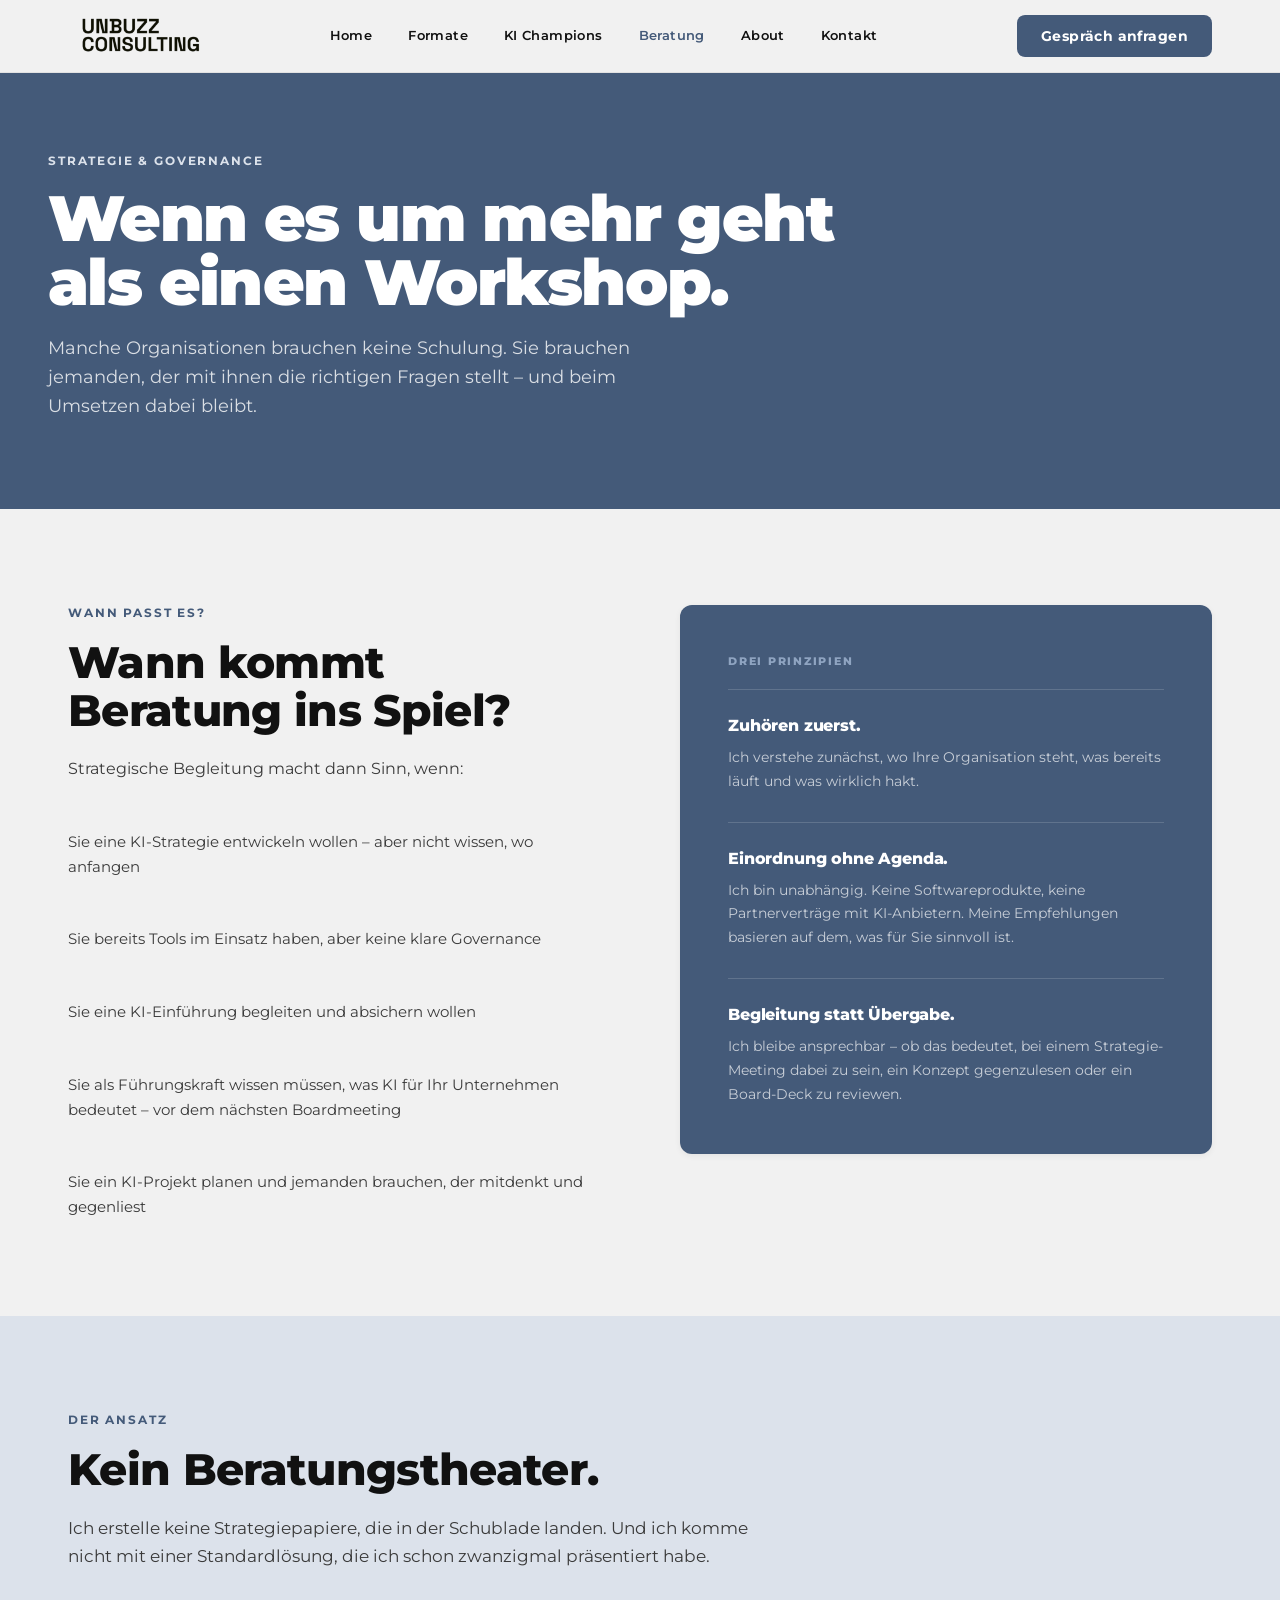
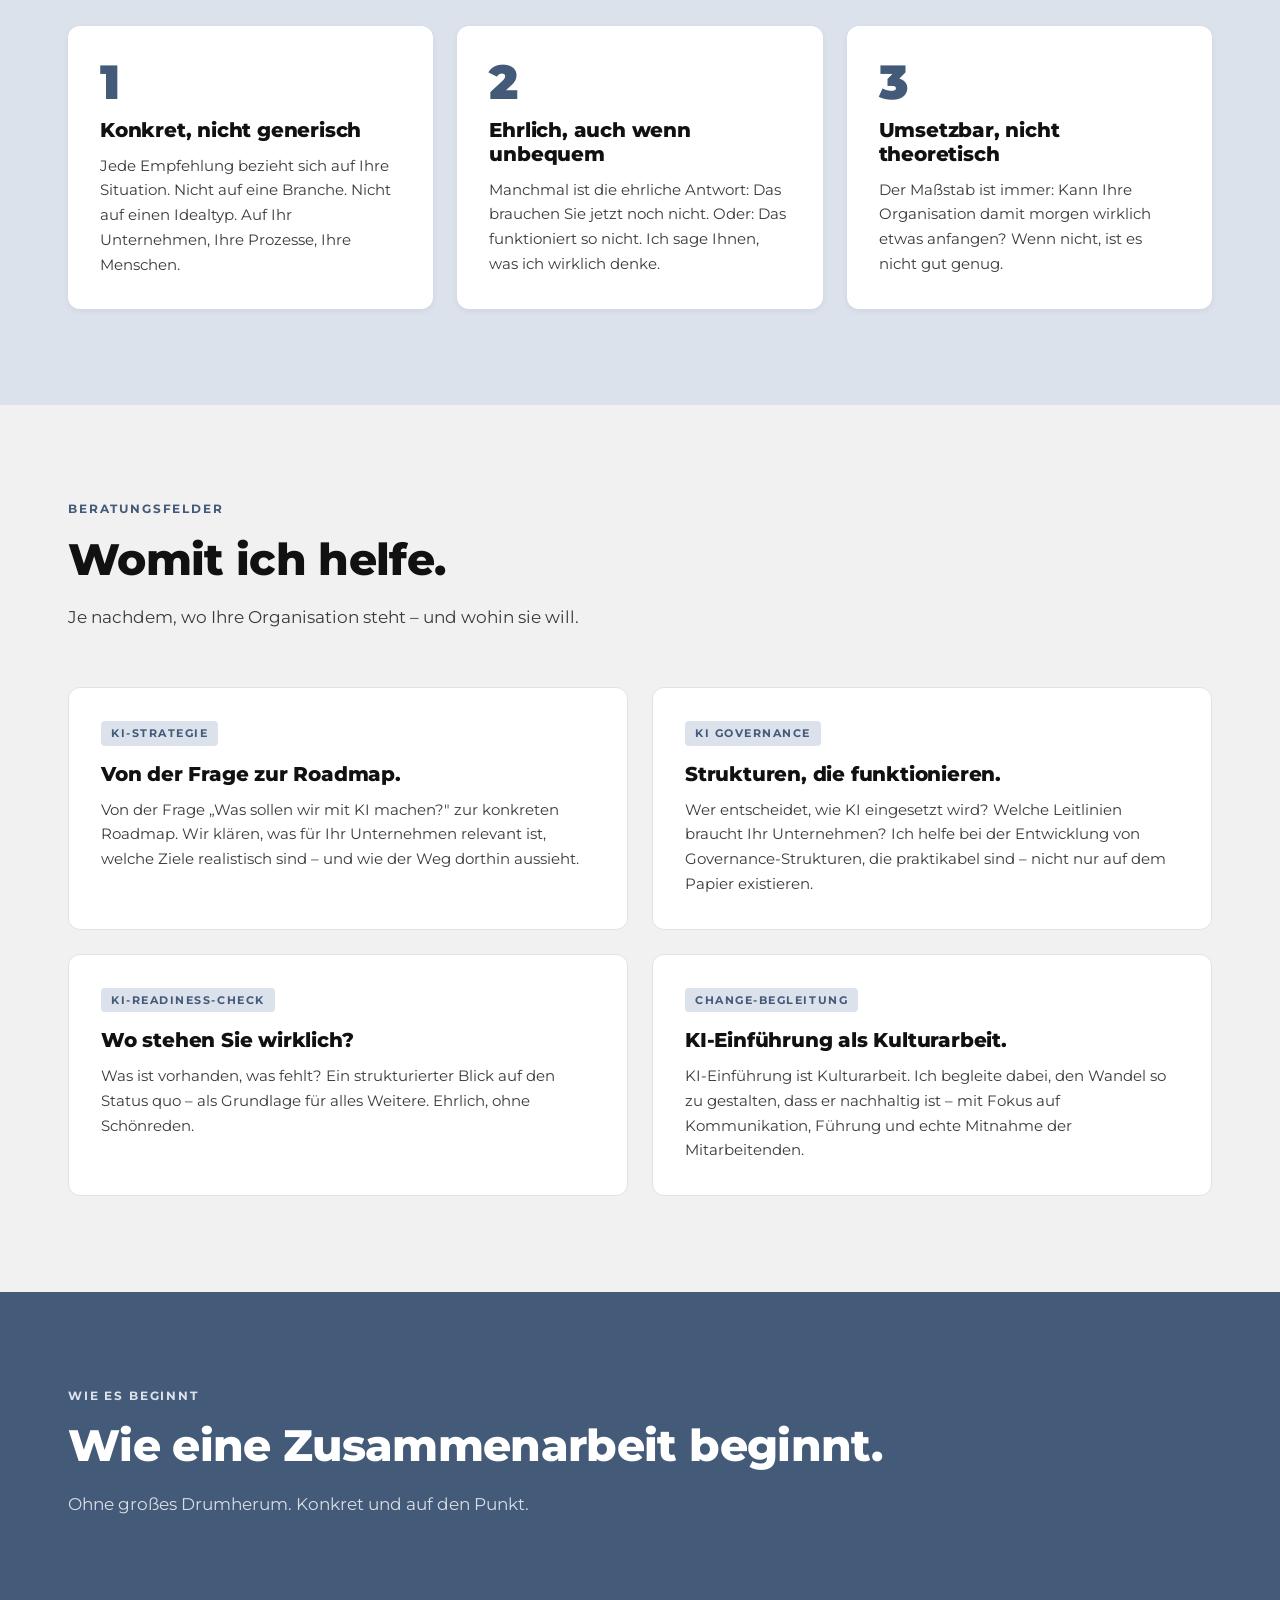
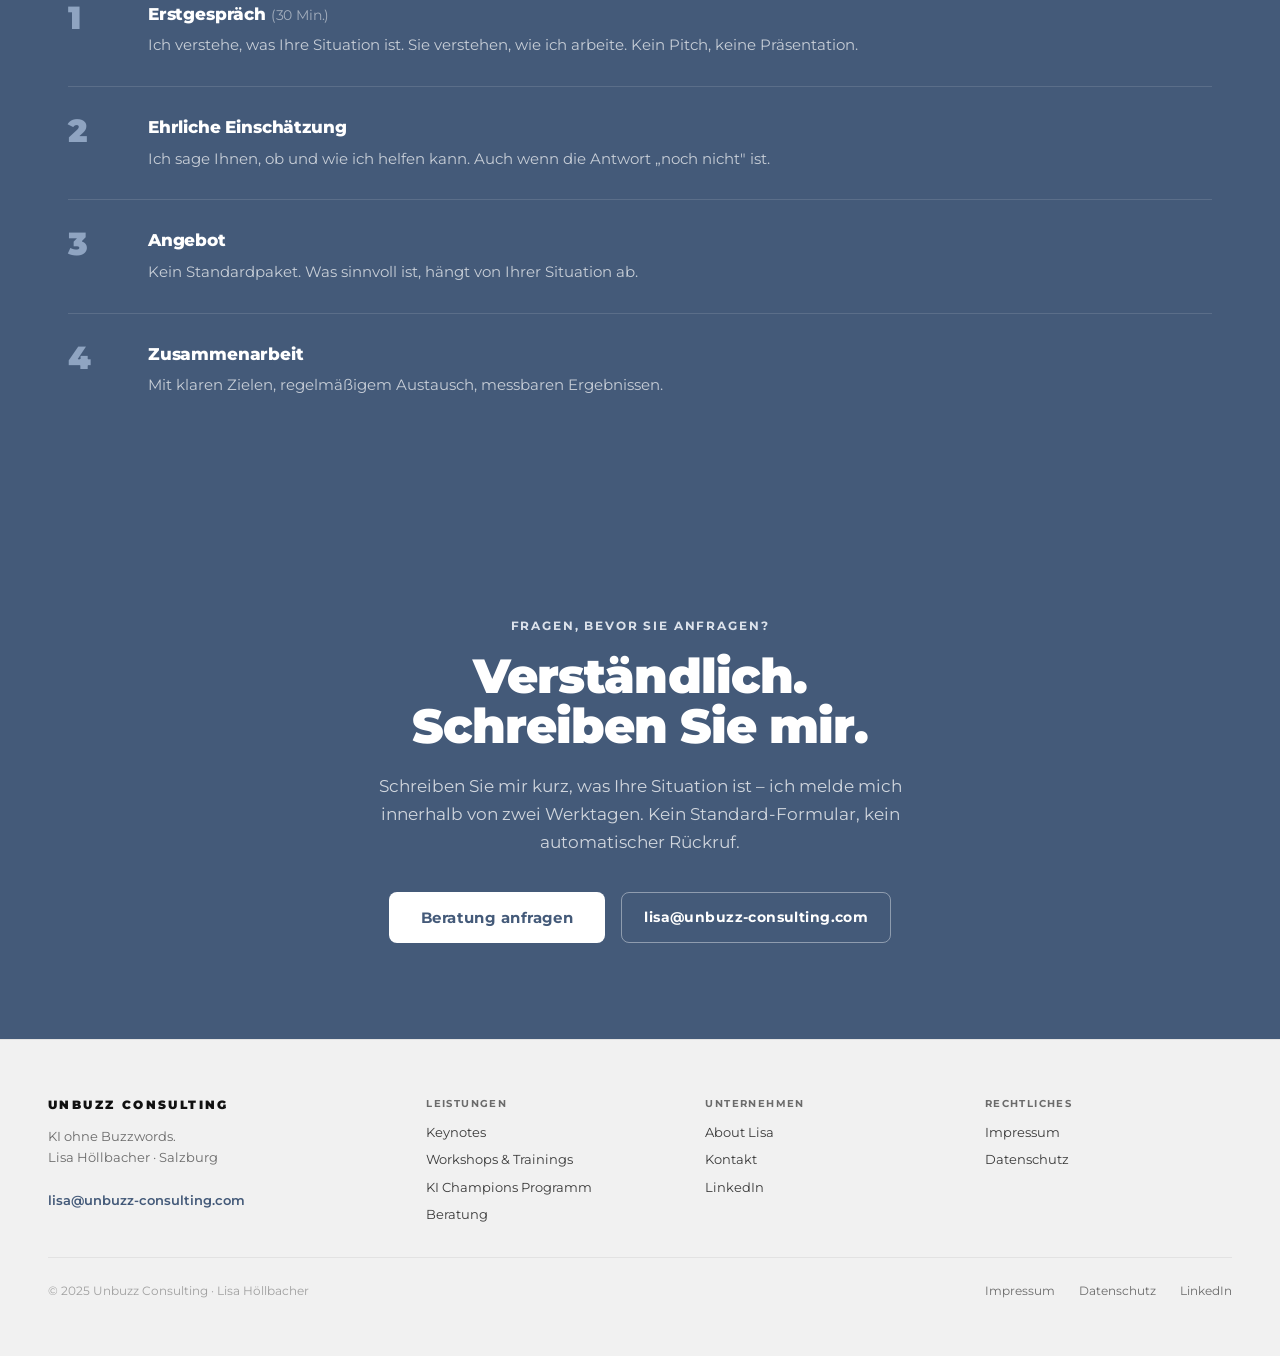
<file: beratung.html>
<!DOCTYPE html>
<html lang="de">
<head>
  <meta charset="UTF-8">
  <meta name="viewport" content="width=device-width, initial-scale=1.0">
  <title>KI-Strategie &amp; Governance | Unbuzz Consulting</title>
  <meta name="description" content="Strategische Begleitung für Organisationen, die KI nicht nur einführen, sondern kulturell verankern wollen. Unabhängig. Konkret. Ehrlich.">
  <meta property="og:title" content="KI-Strategie &amp; Governance | Unbuzz Consulting">
  <meta property="og:description" content="Strategische Begleitung für Organisationen, die KI nicht nur einführen, sondern kulturell verankern wollen. Unabhängig. Konkret. Ehrlich.">
  <meta property="og:type" content="website">
  <meta property="og:image" content="https://unbuzz-consulting.com/assets/img/lisa-portrait.jpg">
  <meta property="og:locale" content="de_AT">
  <meta property="og:site_name" content="Unbuzz Consulting">
  <meta name="robots" content="index, follow">
  <link rel="canonical" href="https://unbuzz-consulting.com/beratung.html">
    <link rel="icon" href="./assets/img/favicon.svg" type="image/svg+xml">
  <link rel="icon" href="./assets/img/favicon-32.png" sizes="32x32" type="image/png">
  <link rel="icon" href="./assets/img/favicon-16.png" sizes="16x16" type="image/png">
  <link rel="apple-touch-icon" href="./assets/img/apple-touch-icon.png">
  <link rel="stylesheet" href="./assets/css/style.css">
  <script type="application/ld+json">
  {
    "@context": "https://schema.org",
    "@graph": [
      {
        "@type": "Service",
        "name": "KI-Strategie & Governance Beratung",
        "description": "Strategische Begleitung für Organisationen, die KI nicht nur einführen, sondern kulturell verankern wollen. KI-Strategie, Governance-Strukturen, Readiness-Check und Change-Begleitung.",
        "provider": { "@id": "https://unbuzz-consulting.com/#unbuzz" },
        "url": "https://unbuzz-consulting.com/beratung.html",
        "areaServed": ["AT", "DE", "CH"],
        "serviceType": ["KI-Strategie", "KI Governance", "Change Management", "KI-Readiness-Check"]
      },
      {
        "@type": "FAQPage",
        "mainEntity": [
          {
            "@type": "Question",
            "name": "Wann macht KI-Beratung Sinn?",
            "acceptedAnswer": {
              "@type": "Answer",
              "text": "KI-Beratung macht Sinn, wenn Ihre Organisation eine KI-Strategie entwickeln will, bereits Tools im Einsatz hat aber keine klare Governance besitzt, eine KI-Einführung begleiten möchte, oder wenn Führungskräfte Orientierung vor strategischen Entscheidungen brauchen."
            }
          },
          {
            "@type": "Question",
            "name": "Was ist der Unterschied zwischen KI-Beratung und einem KI-Workshop?",
            "acceptedAnswer": {
              "@type": "Answer",
              "text": "Workshops vermitteln Wissen und praktische Fähigkeiten an Teams. Beratung geht tiefer: Sie begleitet Organisationen bei strategischen Entscheidungen, Governance-Strukturen und dem kulturellen Wandel – über einen längeren Zeitraum, nicht als Einmalveranstaltung."
            }
          },
          {
            "@type": "Question",
            "name": "Ist Lisa Höllbacher herstellerunabhängig?",
            "acceptedAnswer": {
              "@type": "Answer",
              "text": "Ja. Unbuzz Consulting hat keine Partnerverträge mit KI-Anbietern oder Softwareherstellern. Alle Empfehlungen basieren ausschließlich auf dem, was für die jeweilige Organisation sinnvoll ist – unabhängig von Produkten oder Plattformen."
            }
          },
          {
            "@type": "Question",
            "name": "Wie beginnt eine Zusammenarbeit in der Beratung?",
            "acceptedAnswer": {
              "@type": "Answer",
              "text": "Mit einem unverbindlichen Erstgespräch (30 Min.). Danach folgt eine ehrliche Einschätzung, ob und wie eine Zusammenarbeit sinnvoll ist. Erst dann kommt ein konkretes Angebot – kein Standardpaket, sondern abgestimmt auf die jeweilige Situation."
            }
          }
        ]
      }
    ]
  }
  </script>
</head>
<body>

  <!-- HEADER -->
  <header class="site-header" role="banner">
    <div class="site-header__inner">
      <a href="./index.html" class="site-header__brand" aria-label="Unbuzz Consulting – Startseite">
        <img src="./assets/img/logo.png" alt="Unbuzz Consulting Logo" >
      </a>
      <button class="nav-toggle" aria-expanded="false" aria-controls="main-nav" aria-label="Navigation öffnen">
        <span></span><span></span><span></span>
      </button>
      <nav class="site-header__nav" id="main-nav" role="navigation" aria-label="Hauptnavigation">
        <a href="./index.html">Home</a>
        <a href="./formate.html">Formate</a>
        <a href="./ki-champions.html">KI Champions</a>
        <a href="./beratung.html" class="active">Beratung</a>
        <a href="./about.html">About</a>
        <a href="./kontakt.html">Kontakt</a>
      </nav>
      <a href="./kontakt.html" class="btn btn--primary site-header__cta">Gespräch anfragen</a>
    </div>
  </header>

  <main id="main-content">

    <!-- PAGE HEADER -->
    <div class="page-header">
      <div class="page-header__inner">
        <span class="eyebrow eyebrow--light">Strategie &amp; Governance</span>
        <h1 class="page-header__title">Wenn es um mehr geht als einen Workshop.</h1>
        <p class="page-header__sub">Manche Organisationen brauchen keine Schulung. Sie brauchen jemanden, der mit ihnen die richtigen Fragen stellt – und beim Umsetzen dabei bleibt.</p>
      </div>
    </div>

    <!-- BLOCK 2: WANN BERATUNG SINNVOLL -->
    <section class="section" aria-labelledby="wann-title">
      <div style="display:grid;grid-template-columns:1fr 1fr;gap:80px;align-items:start;" class="responsive-stack">
        <div>
          <span class="eyebrow">Wann passt es?</span>
          <h2 class="section__title" id="wann-title">Wann kommt Beratung ins Spiel?</h2>
          <p style="font-size:1rem;color:var(--fg-2);line-height:1.7;margin-bottom:32px;">Strategische Begleitung macht dann Sinn, wenn:</p>
          <div class="diff-list">
            <div class="diff-item fade-in">
              <div class="diff-item__bar"></div>
              <div>
                <p class="diff-item__body">Sie eine KI-Strategie entwickeln wollen – aber nicht wissen, wo anfangen</p>
              </div>
            </div>
            <div class="diff-item fade-in">
              <div class="diff-item__bar"></div>
              <div>
                <p class="diff-item__body">Sie bereits Tools im Einsatz haben, aber keine klare Governance</p>
              </div>
            </div>
            <div class="diff-item fade-in">
              <div class="diff-item__bar"></div>
              <div>
                <p class="diff-item__body">Sie eine KI-Einführung begleiten und absichern wollen</p>
              </div>
            </div>
            <div class="diff-item fade-in">
              <div class="diff-item__bar"></div>
              <div>
                <p class="diff-item__body">Sie als Führungskraft wissen müssen, was KI für Ihr Unternehmen bedeutet – vor dem nächsten Boardmeeting</p>
              </div>
            </div>
            <div class="diff-item fade-in">
              <div class="diff-item__bar"></div>
              <div>
                <p class="diff-item__body">Sie ein KI-Projekt planen und jemanden brauchen, der mitdenkt und gegenliest</p>
              </div>
            </div>
          </div>
        </div>
        <div>
          <div class="card" style="background:var(--unb-navy);color:#fff;padding:48px;">
            <p style="font-weight:800;font-size:0.6875rem;letter-spacing:0.16em;text-transform:uppercase;color:var(--unb-steel);margin-bottom:20px;">Drei Prinzipien</p>
            <div style="display:flex;flex-direction:column;gap:28px;">
              <div style="border-top:1px solid rgba(255,255,255,0.15);padding-top:24px;">
                <h3 style="font-weight:800;font-size:1rem;color:#fff;margin-bottom:8px;letter-spacing:-0.01em;">Zuhören zuerst.</h3>
                <p style="font-size:0.9rem;color:rgba(255,255,255,0.7);line-height:1.65;">Ich verstehe zunächst, wo Ihre Organisation steht, was bereits läuft und was wirklich hakt.</p>
              </div>
              <div style="border-top:1px solid rgba(255,255,255,0.15);padding-top:24px;">
                <h3 style="font-weight:800;font-size:1rem;color:#fff;margin-bottom:8px;letter-spacing:-0.01em;">Einordnung ohne Agenda.</h3>
                <p style="font-size:0.9rem;color:rgba(255,255,255,0.7);line-height:1.65;">Ich bin unabhängig. Keine Softwareprodukte, keine Partnerverträge mit KI-Anbietern. Meine Empfehlungen basieren auf dem, was für Sie sinnvoll ist.</p>
              </div>
              <div style="border-top:1px solid rgba(255,255,255,0.15);padding-top:24px;">
                <h3 style="font-weight:800;font-size:1rem;color:#fff;margin-bottom:8px;letter-spacing:-0.01em;">Begleitung statt Übergabe.</h3>
                <p style="font-size:0.9rem;color:rgba(255,255,255,0.7);line-height:1.65;">Ich bleibe ansprechbar – ob das bedeutet, bei einem Strategie-Meeting dabei zu sein, ein Konzept gegenzulesen oder ein Board-Deck zu reviewen.</p>
              </div>
            </div>
          </div>
        </div>
      </div>
    </section>

    <!-- BLOCK 3: KEIN BERATUNGSTHEATER -->
    <section class="section--soft" aria-labelledby="ansatz-title">
      <div class="section__inner">
        <span class="eyebrow">Der Ansatz</span>
        <h2 class="section__title" id="ansatz-title">Kein Beratungstheater.</h2>
        <p class="section__lead">Ich erstelle keine Strategiepapiere, die in der Schublade landen. Und ich komme nicht mit einer Standardlösung, die ich schon zwanzigmal präsentiert habe.</p>
        <div class="grid-3" style="margin-top:0;">
          <div class="card fade-in">
            <div class="card__num">1</div>
            <h3 class="card__title">Konkret, nicht generisch</h3>
            <p class="card__body">Jede Empfehlung bezieht sich auf Ihre Situation. Nicht auf eine Branche. Nicht auf einen Idealtyp. Auf Ihr Unternehmen, Ihre Prozesse, Ihre Menschen.</p>
          </div>
          <div class="card fade-in">
            <div class="card__num">2</div>
            <h3 class="card__title">Ehrlich, auch wenn unbequem</h3>
            <p class="card__body">Manchmal ist die ehrliche Antwort: Das brauchen Sie jetzt noch nicht. Oder: Das funktioniert so nicht. Ich sage Ihnen, was ich wirklich denke.</p>
          </div>
          <div class="card fade-in">
            <div class="card__num">3</div>
            <h3 class="card__title">Umsetzbar, nicht theoretisch</h3>
            <p class="card__body">Der Maßstab ist immer: Kann Ihre Organisation damit morgen wirklich etwas anfangen? Wenn nicht, ist es nicht gut genug.</p>
          </div>
        </div>
      </div>
    </section>

    <!-- BLOCK 4: BERATUNGSFELDER -->
    <section class="section" aria-labelledby="felder-title">
      <span class="eyebrow">Beratungsfelder</span>
      <h2 class="section__title" id="felder-title">Womit ich helfe.</h2>
      <p class="section__lead">Je nachdem, wo Ihre Organisation steht – und wohin sie will.</p>

      <div class="grid-2" style="margin-top:0;">
        <article class="card card--border fade-in">
          <div class="card__label">KI-Strategie</div>
          <h3 class="card__title">Von der Frage zur Roadmap.</h3>
          <p class="card__body">Von der Frage „Was sollen wir mit KI machen?" zur konkreten Roadmap. Wir klären, was für Ihr Unternehmen relevant ist, welche Ziele realistisch sind – und wie der Weg dorthin aussieht.</p>
        </article>

        <article class="card card--border fade-in">
          <div class="card__label">KI Governance</div>
          <h3 class="card__title">Strukturen, die funktionieren.</h3>
          <p class="card__body">Wer entscheidet, wie KI eingesetzt wird? Welche Leitlinien braucht Ihr Unternehmen? Ich helfe bei der Entwicklung von Governance-Strukturen, die praktikabel sind – nicht nur auf dem Papier existieren.</p>
        </article>

        <article class="card card--border fade-in">
          <div class="card__label">KI-Readiness-Check</div>
          <h3 class="card__title">Wo stehen Sie wirklich?</h3>
          <p class="card__body">Was ist vorhanden, was fehlt? Ein strukturierter Blick auf den Status quo – als Grundlage für alles Weitere. Ehrlich, ohne Schönreden.</p>
        </article>

        <article class="card card--border fade-in">
          <div class="card__label">Change-Begleitung</div>
          <h3 class="card__title">KI-Einführung als Kulturarbeit.</h3>
          <p class="card__body">KI-Einführung ist Kulturarbeit. Ich begleite dabei, den Wandel so zu gestalten, dass er nachhaltig ist – mit Fokus auf Kommunikation, Führung und echte Mitnahme der Mitarbeitenden.</p>
        </article>
      </div>
    </section>

    <!-- BLOCK 5: ABLAUF -->
    <section class="section--dark" aria-labelledby="ablauf-title">
      <div class="section__inner">
        <span class="eyebrow eyebrow--light">Wie es beginnt</span>
        <h2 class="section__title section__title--light" id="ablauf-title">Wie eine Zusammenarbeit beginnt.</h2>
        <p class="section__lead section__lead--light">Ohne großes Drumherum. Konkret und auf den Punkt.</p>

        <div style="display:flex;flex-direction:column;gap:0;margin-top:0;">
          <div class="step fade-in" style="border-color:rgba(255,255,255,0.12);">
            <div class="step__num" style="color:var(--unb-steel);">1</div>
            <div>
              <h3 class="step__title" style="color:#fff;">Erstgespräch <span style="font-weight:400;color:rgba(255,255,255,0.5);font-size:0.875rem;">(30 Min.)</span></h3>
              <p class="step__body" style="color:rgba(255,255,255,0.7);">Ich verstehe, was Ihre Situation ist. Sie verstehen, wie ich arbeite. Kein Pitch, keine Präsentation.</p>
            </div>
          </div>
          <div class="step fade-in" style="border-color:rgba(255,255,255,0.12);">
            <div class="step__num" style="color:var(--unb-steel);">2</div>
            <div>
              <h3 class="step__title" style="color:#fff;">Ehrliche Einschätzung</h3>
              <p class="step__body" style="color:rgba(255,255,255,0.7);">Ich sage Ihnen, ob und wie ich helfen kann. Auch wenn die Antwort „noch nicht" ist.</p>
            </div>
          </div>
          <div class="step fade-in" style="border-color:rgba(255,255,255,0.12);">
            <div class="step__num" style="color:var(--unb-steel);">3</div>
            <div>
              <h3 class="step__title" style="color:#fff;">Angebot</h3>
              <p class="step__body" style="color:rgba(255,255,255,0.7);">Kein Standardpaket. Was sinnvoll ist, hängt von Ihrer Situation ab.</p>
            </div>
          </div>
          <div class="step fade-in" style="border-color:rgba(255,255,255,0.12);">
            <div class="step__num" style="color:var(--unb-steel);">4</div>
            <div>
              <h3 class="step__title" style="color:#fff;">Zusammenarbeit</h3>
              <p class="step__body" style="color:rgba(255,255,255,0.7);">Mit klaren Zielen, regelmäßigem Austausch, messbaren Ergebnissen.</p>
            </div>
          </div>
        </div>
      </div>
    </section>

    <!-- BLOCK 6: CTA -->
    <section class="cta-banner" aria-labelledby="beratung-cta-title">
      <div class="cta-banner__inner">
        <span class="eyebrow eyebrow--light" style="text-align:center;display:block;">Fragen, bevor Sie anfragen?</span>
        <h2 class="cta-banner__title" id="beratung-cta-title">Verständlich. Schreiben Sie mir.</h2>
        <p class="cta-banner__text">Schreiben Sie mir kurz, was Ihre Situation ist – ich melde mich innerhalb von zwei Werktagen. Kein Standard-Formular, kein automatischer Rückruf.</p>
        <div class="cta-banner__ctas">
          <a href="./kontakt.html?format=beratung" class="btn btn--white btn--lg">Beratung anfragen</a>
          <a href="mailto:lisa@unbuzz-consulting.com" class="btn btn--outline" style="color:#fff;border-color:rgba(255,255,255,0.4);">lisa@unbuzz-consulting.com</a>
        </div>
      </div>
    </section>

  </main>

  <!-- FOOTER -->
  <footer class="site-footer" role="contentinfo">
    <div class="site-footer__inner">
      <div>
        <div class="site-footer__brand">Unbuzz Consulting</div>
        <p class="site-footer__tagline">KI ohne Buzzwords.<br>Lisa Höllbacher · Salzburg</p>
        <a href="mailto:lisa@unbuzz-consulting.com" style="font-size:0.8125rem;color:var(--unb-navy);font-weight:600;">lisa@unbuzz-consulting.com</a>
      </div>
      <div>
        <div class="site-footer__col-title">Leistungen</div>
        <nav class="site-footer__col" aria-label="Leistungen">
          <a href="./formate.html">Keynotes</a>
          <a href="./formate.html">Workshops &amp; Trainings</a>
          <a href="./ki-champions.html">KI Champions Programm</a>
          <a href="./beratung.html">Beratung</a>
        </nav>
      </div>
      <div>
        <div class="site-footer__col-title">Unternehmen</div>
        <nav class="site-footer__col" aria-label="Unternehmen">
          <a href="./about.html">About Lisa</a>
          <a href="./kontakt.html">Kontakt</a>
          <a href="https://linkedin.com/in/lisa-hoellbacher" target="_blank" rel="noopener noreferrer">LinkedIn</a>
        </nav>
      </div>
      <div>
        <div class="site-footer__col-title">Rechtliches</div>
        <nav class="site-footer__col" aria-label="Rechtliches">
          <a href="./impressum.html">Impressum</a>
          <a href="./datenschutz.html">Datenschutz</a>
        </nav>
      </div>
    </div>
    <div class="site-footer__bottom">
      <span class="site-footer__legal">&copy; 2025 Unbuzz Consulting · Lisa Höllbacher</span>
      <div class="site-footer__links">
        <a href="./impressum.html">Impressum</a>
        <a href="./datenschutz.html">Datenschutz</a>
        <a href="https://linkedin.com/in/lisa-hoellbacher" target="_blank" rel="noopener noreferrer">LinkedIn</a>
      </div>
    </div>
  </footer>

  <script>
    const toggle = document.querySelector('.nav-toggle');
    const nav = document.querySelector('.site-header__nav');
    const cta = document.querySelector('.site-header__cta');
    if (toggle && nav) {
      toggle.addEventListener('click', () => {
        const open = nav.classList.toggle('open');
        toggle.setAttribute('aria-expanded', open);
        if (cta) cta.classList.toggle('open', open);
      });
    }
    const observer = new IntersectionObserver((entries) => {
      entries.forEach(e => { if (e.isIntersecting) { e.target.classList.add('visible'); observer.unobserve(e.target); } });
    }, { threshold: 0.08, rootMargin: '0px 0px -40px 0px' });
    document.querySelectorAll('.fade-in').forEach(el => observer.observe(el));
  </script>

</body>
</html>
</file>
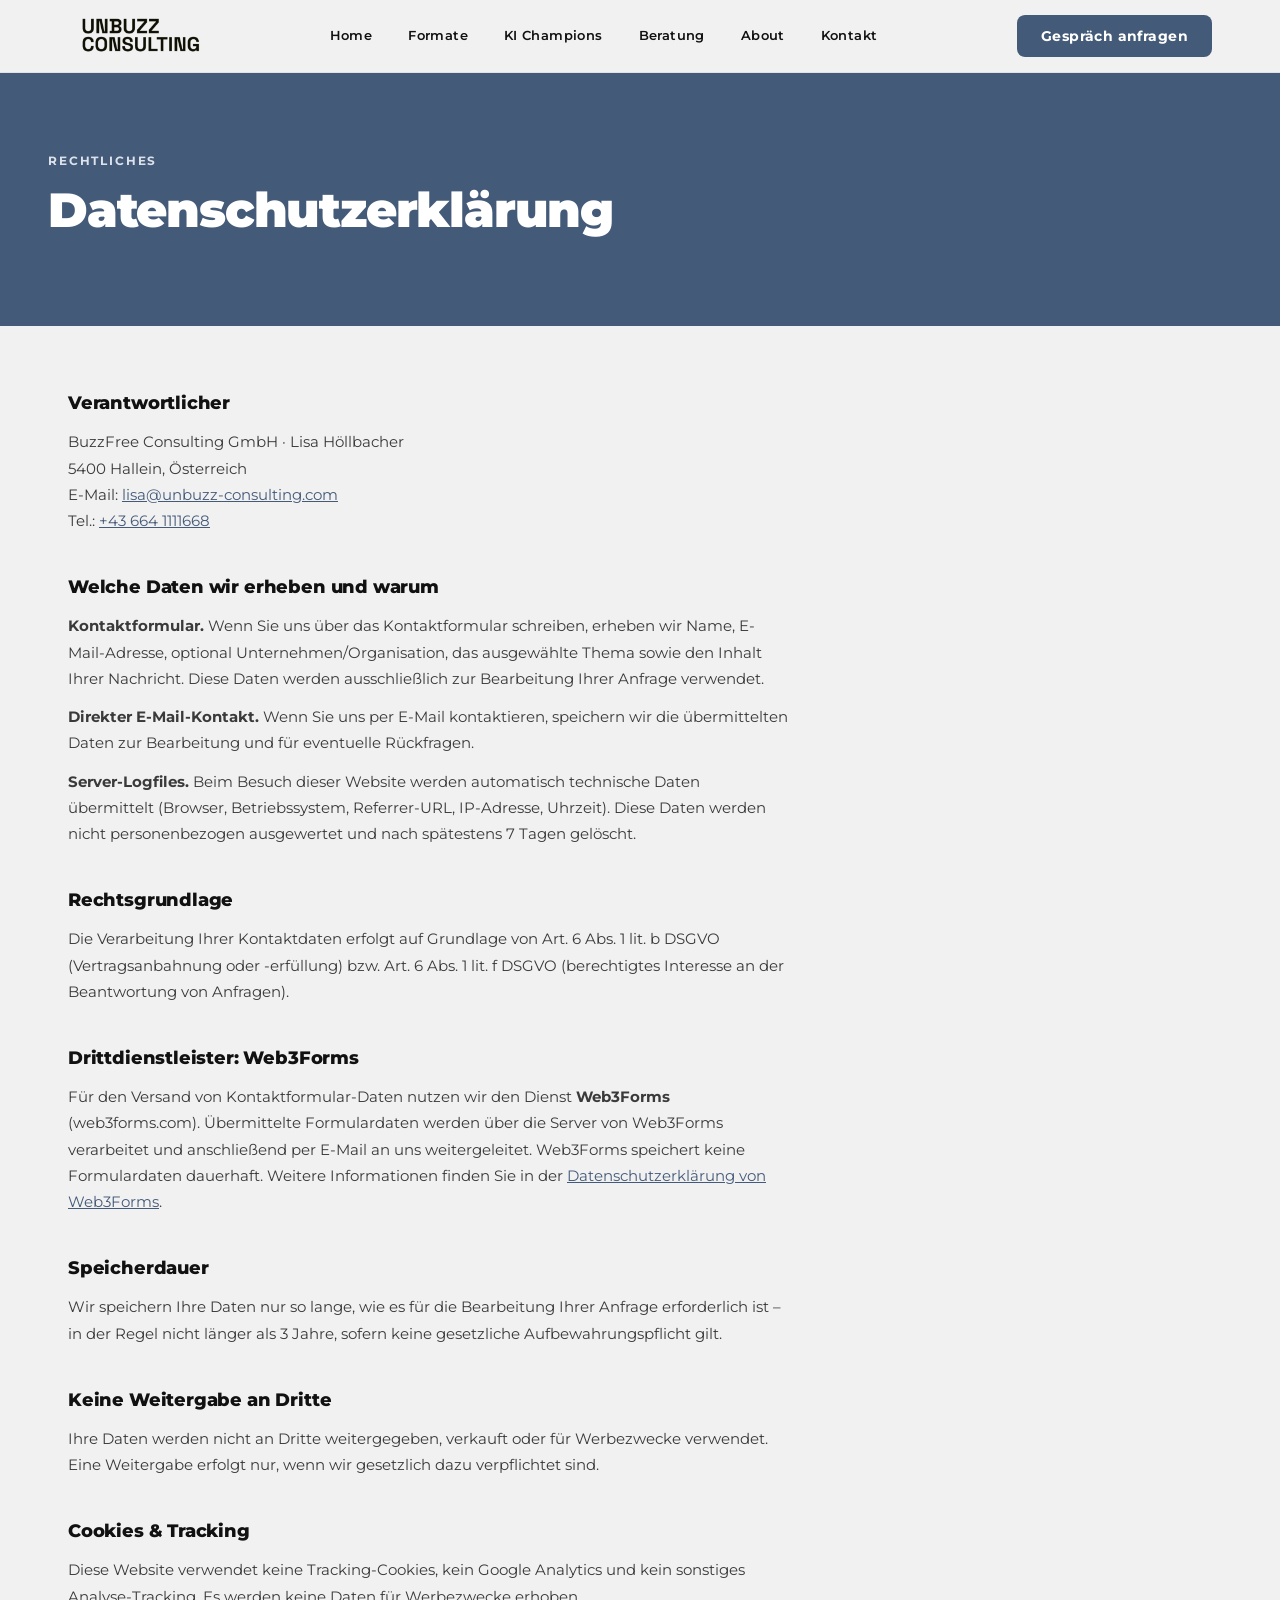
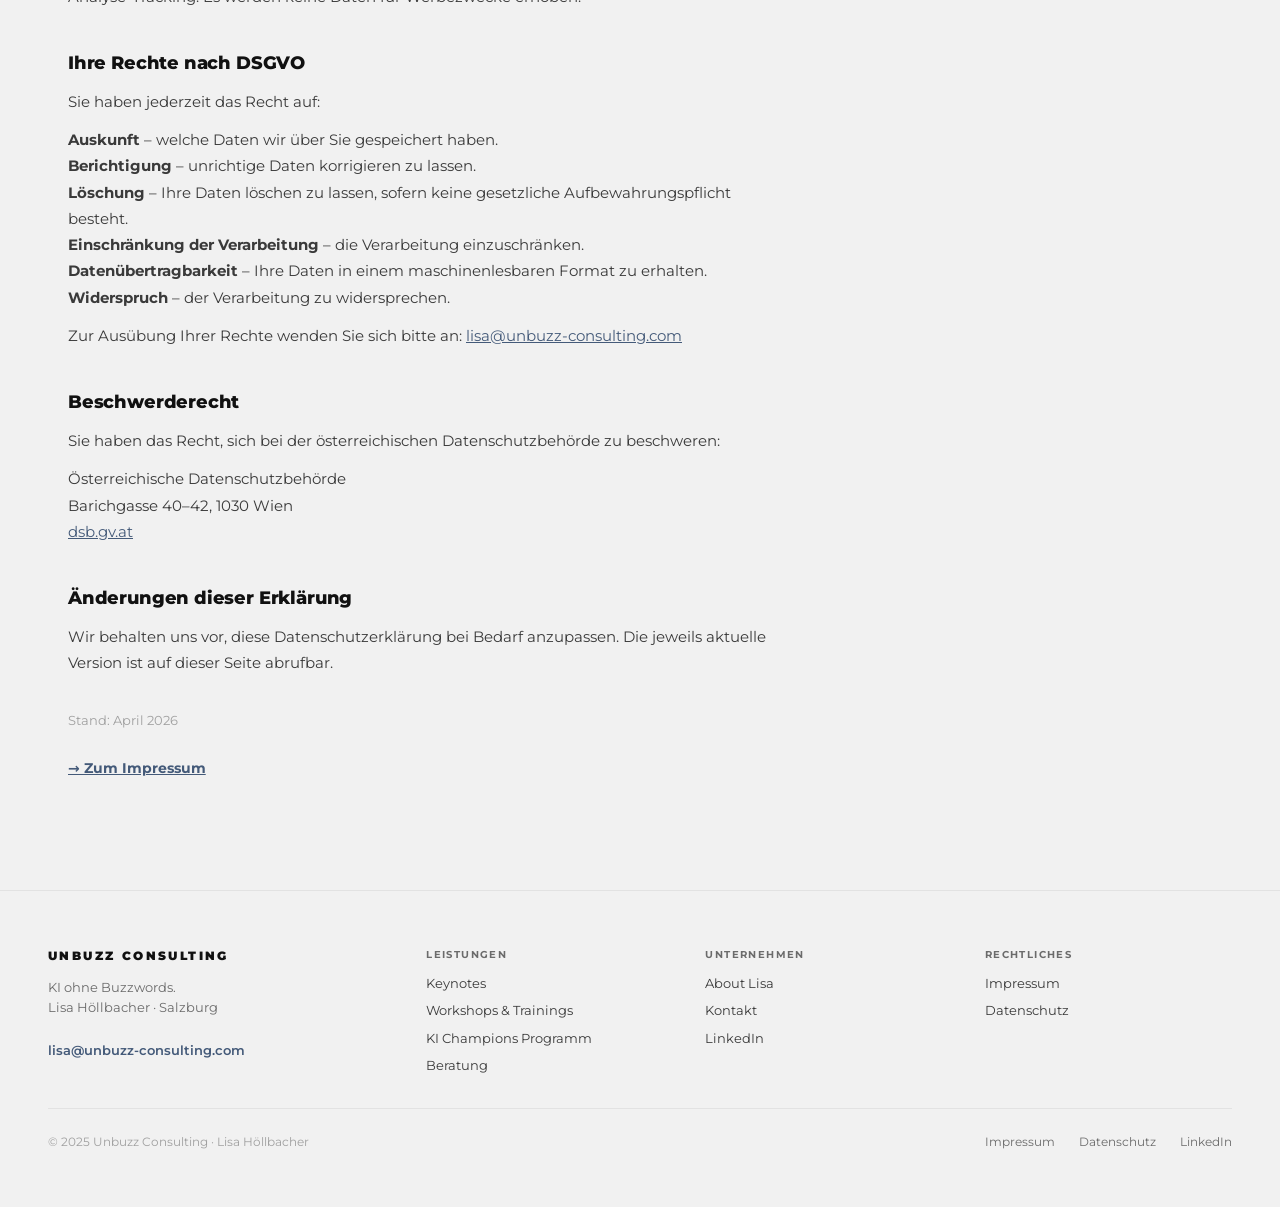
<file: datenschutz.html>
<!DOCTYPE html>
<html lang="de">
<head>
  <meta charset="UTF-8">
  <meta name="viewport" content="width=device-width, initial-scale=1.0">
  <title>Datenschutz | Unbuzz Consulting – Lisa Höllbacher</title>
  <meta name="description" content="Datenschutzerklärung von Unbuzz Consulting – Lisa Höllbacher, Hallein, Österreich.">
  <meta name="robots" content="noindex, follow">
    <link rel="icon" href="./assets/img/favicon.svg" type="image/svg+xml">
  <link rel="icon" href="./assets/img/favicon-32.png" sizes="32x32" type="image/png">
  <link rel="icon" href="./assets/img/favicon-16.png" sizes="16x16" type="image/png">
  <link rel="apple-touch-icon" href="./assets/img/apple-touch-icon.png">
  <link rel="stylesheet" href="./assets/css/style.css">
  <style>
    .legal-content h2 {
      font-weight: 800;
      font-size: 1.125rem;
      color: var(--fg-1);
      letter-spacing: -0.01em;
      margin: 40px 0 12px;
    }
    .legal-content h2:first-of-type { margin-top: 0; }
    .legal-content p {
      font-size: 0.9375rem;
      color: var(--fg-2);
      line-height: 1.75;
      margin-bottom: 12px;
    }
    .legal-content a { color: var(--unb-navy); text-decoration: underline; }
    .legal-content a:hover { color: var(--fg-1); }
  </style>
</head>
<body>

  <header class="site-header" role="banner">
    <div class="site-header__inner">
      <a href="./index.html" class="site-header__brand" aria-label="Unbuzz Consulting – Startseite">
        <img src="./assets/img/logo.png" alt="Unbuzz Consulting Logo">
      </a>
      <button class="nav-toggle" aria-expanded="false" aria-controls="main-nav" aria-label="Navigation öffnen">
        <span></span><span></span><span></span>
      </button>
      <nav class="site-header__nav" id="main-nav" role="navigation" aria-label="Hauptnavigation">
        <a href="./index.html">Home</a>
        <a href="./formate.html">Formate</a>
        <a href="./ki-champions.html">KI Champions</a>
        <a href="./beratung.html">Beratung</a>
        <a href="./about.html">About</a>
        <a href="./kontakt.html">Kontakt</a>
      </nav>
      <a href="./kontakt.html" class="btn btn--primary site-header__cta">Gespräch anfragen</a>
    </div>
  </header>

  <main id="main-content">

    <div class="page-header" style="padding-bottom:72px;">
      <div class="page-header__inner">
        <span class="eyebrow eyebrow--light">Rechtliches</span>
        <h1 class="page-header__title" style="font-size:clamp(2rem,4vw,3rem);">Datenschutzerklärung</h1>
      </div>
    </div>

    <div class="section" style="padding-top:64px;padding-bottom:96px;">
      <div style="max-width:720px;">
        <div class="legal-content">

          <h2>Verantwortlicher</h2>
          <p>
            BuzzFree Consulting GmbH · Lisa Höllbacher<br>
            5400 Hallein, Österreich<br>
            E-Mail: <a href="mailto:lisa@unbuzz-consulting.com">lisa@unbuzz-consulting.com</a><br>
            Tel.: <a href="tel:+436641111668">+43 664 1111668</a>
          </p>

          <h2>Welche Daten wir erheben und warum</h2>
          <p><strong>Kontaktformular.</strong> Wenn Sie uns über das Kontaktformular schreiben, erheben wir Name, E-Mail-Adresse, optional Unternehmen/Organisation, das ausgewählte Thema sowie den Inhalt Ihrer Nachricht. Diese Daten werden ausschließlich zur Bearbeitung Ihrer Anfrage verwendet.</p>
          <p><strong>Direkter E-Mail-Kontakt.</strong> Wenn Sie uns per E-Mail kontaktieren, speichern wir die übermittelten Daten zur Bearbeitung und für eventuelle Rückfragen.</p>
          <p><strong>Server-Logfiles.</strong> Beim Besuch dieser Website werden automatisch technische Daten übermittelt (Browser, Betriebssystem, Referrer-URL, IP-Adresse, Uhrzeit). Diese Daten werden nicht personenbezogen ausgewertet und nach spätestens 7 Tagen gelöscht.</p>

          <h2>Rechtsgrundlage</h2>
          <p>Die Verarbeitung Ihrer Kontaktdaten erfolgt auf Grundlage von Art. 6 Abs. 1 lit. b DSGVO (Vertragsanbahnung oder -erfüllung) bzw. Art. 6 Abs. 1 lit. f DSGVO (berechtigtes Interesse an der Beantwortung von Anfragen).</p>

          <h2>Drittdienstleister: Web3Forms</h2>
          <p>Für den Versand von Kontaktformular-Daten nutzen wir den Dienst <strong>Web3Forms</strong> (web3forms.com). Übermittelte Formulardaten werden über die Server von Web3Forms verarbeitet und anschließend per E-Mail an uns weitergeleitet. Web3Forms speichert keine Formulardaten dauerhaft. Weitere Informationen finden Sie in der <a href="https://web3forms.com/privacy" target="_blank" rel="noopener noreferrer">Datenschutzerklärung von Web3Forms</a>.</p>

          <h2>Speicherdauer</h2>
          <p>Wir speichern Ihre Daten nur so lange, wie es für die Bearbeitung Ihrer Anfrage erforderlich ist – in der Regel nicht länger als 3 Jahre, sofern keine gesetzliche Aufbewahrungspflicht gilt.</p>

          <h2>Keine Weitergabe an Dritte</h2>
          <p>Ihre Daten werden nicht an Dritte weitergegeben, verkauft oder für Werbezwecke verwendet. Eine Weitergabe erfolgt nur, wenn wir gesetzlich dazu verpflichtet sind.</p>

          <h2>Cookies &amp; Tracking</h2>
          <p>Diese Website verwendet keine Tracking-Cookies, kein Google Analytics und kein sonstiges Analyse-Tracking. Es werden keine Daten für Werbezwecke erhoben.</p>

          <h2>Ihre Rechte nach DSGVO</h2>
          <p>Sie haben jederzeit das Recht auf:</p>
          <p>
            <strong>Auskunft</strong> – welche Daten wir über Sie gespeichert haben.<br>
            <strong>Berichtigung</strong> – unrichtige Daten korrigieren zu lassen.<br>
            <strong>Löschung</strong> – Ihre Daten löschen zu lassen, sofern keine gesetzliche Aufbewahrungspflicht besteht.<br>
            <strong>Einschränkung der Verarbeitung</strong> – die Verarbeitung einzuschränken.<br>
            <strong>Datenübertragbarkeit</strong> – Ihre Daten in einem maschinenlesbaren Format zu erhalten.<br>
            <strong>Widerspruch</strong> – der Verarbeitung zu widersprechen.
          </p>
          <p>Zur Ausübung Ihrer Rechte wenden Sie sich bitte an: <a href="mailto:lisa@unbuzz-consulting.com">lisa@unbuzz-consulting.com</a></p>

          <h2>Beschwerderecht</h2>
          <p>Sie haben das Recht, sich bei der österreichischen Datenschutzbehörde zu beschweren:</p>
          <p>
            Österreichische Datenschutzbehörde<br>
            Barichgasse 40–42, 1030 Wien<br>
            <a href="https://www.dsb.gv.at" target="_blank" rel="noopener noreferrer">dsb.gv.at</a>
          </p>

          <h2>Änderungen dieser Erklärung</h2>
          <p>Wir behalten uns vor, diese Datenschutzerklärung bei Bedarf anzupassen. Die jeweils aktuelle Version ist auf dieser Seite abrufbar.</p>

          <p style="margin-top:32px;font-size:0.8125rem;color:var(--fg-4);">Stand: April 2026</p>

          <p style="margin-top:24px;">
            <a href="./impressum.html" style="font-weight:700;font-size:0.875rem;">→ Zum Impressum</a>
          </p>

        </div>
      </div>
    </div>

  </main>

  <footer class="site-footer" role="contentinfo">
    <div class="site-footer__inner">
      <div>
        <div class="site-footer__brand">Unbuzz Consulting</div>
        <p class="site-footer__tagline">KI ohne Buzzwords.<br>Lisa Höllbacher · Salzburg</p>
        <a href="mailto:lisa@unbuzz-consulting.com" style="font-size:0.8125rem;color:var(--unb-navy);font-weight:600;">lisa@unbuzz-consulting.com</a>
      </div>
      <div>
        <div class="site-footer__col-title">Leistungen</div>
        <nav class="site-footer__col" aria-label="Leistungen">
          <a href="./formate.html">Keynotes</a>
          <a href="./formate.html">Workshops &amp; Trainings</a>
          <a href="./ki-champions.html">KI Champions Programm</a>
          <a href="./beratung.html">Beratung</a>
        </nav>
      </div>
      <div>
        <div class="site-footer__col-title">Unternehmen</div>
        <nav class="site-footer__col" aria-label="Unternehmen">
          <a href="./about.html">About Lisa</a>
          <a href="./kontakt.html">Kontakt</a>
          <a href="https://linkedin.com/in/lisa-hoellbacher" target="_blank" rel="noopener noreferrer">LinkedIn</a>
        </nav>
      </div>
      <div>
        <div class="site-footer__col-title">Rechtliches</div>
        <nav class="site-footer__col" aria-label="Rechtliches">
          <a href="./impressum.html">Impressum</a>
          <a href="./datenschutz.html">Datenschutz</a>
        </nav>
      </div>
    </div>
    <div class="site-footer__bottom">
      <span class="site-footer__legal">&copy; 2025 Unbuzz Consulting · Lisa Höllbacher</span>
      <div class="site-footer__links">
        <a href="./impressum.html">Impressum</a>
        <a href="./datenschutz.html">Datenschutz</a>
        <a href="https://linkedin.com/in/lisa-hoellbacher" target="_blank" rel="noopener noreferrer">LinkedIn</a>
      </div>
    </div>
  </footer>

  <script>
    const toggle = document.querySelector('.nav-toggle');
    const nav = document.querySelector('.site-header__nav');
    const cta = document.querySelector('.site-header__cta');
    if (toggle && nav) {
      toggle.addEventListener('click', () => {
        const open = nav.classList.toggle('open');
        toggle.setAttribute('aria-expanded', open);
        if (cta) cta.classList.toggle('open', open);
      });
    }
  </script>

</body>
</html>
</file>
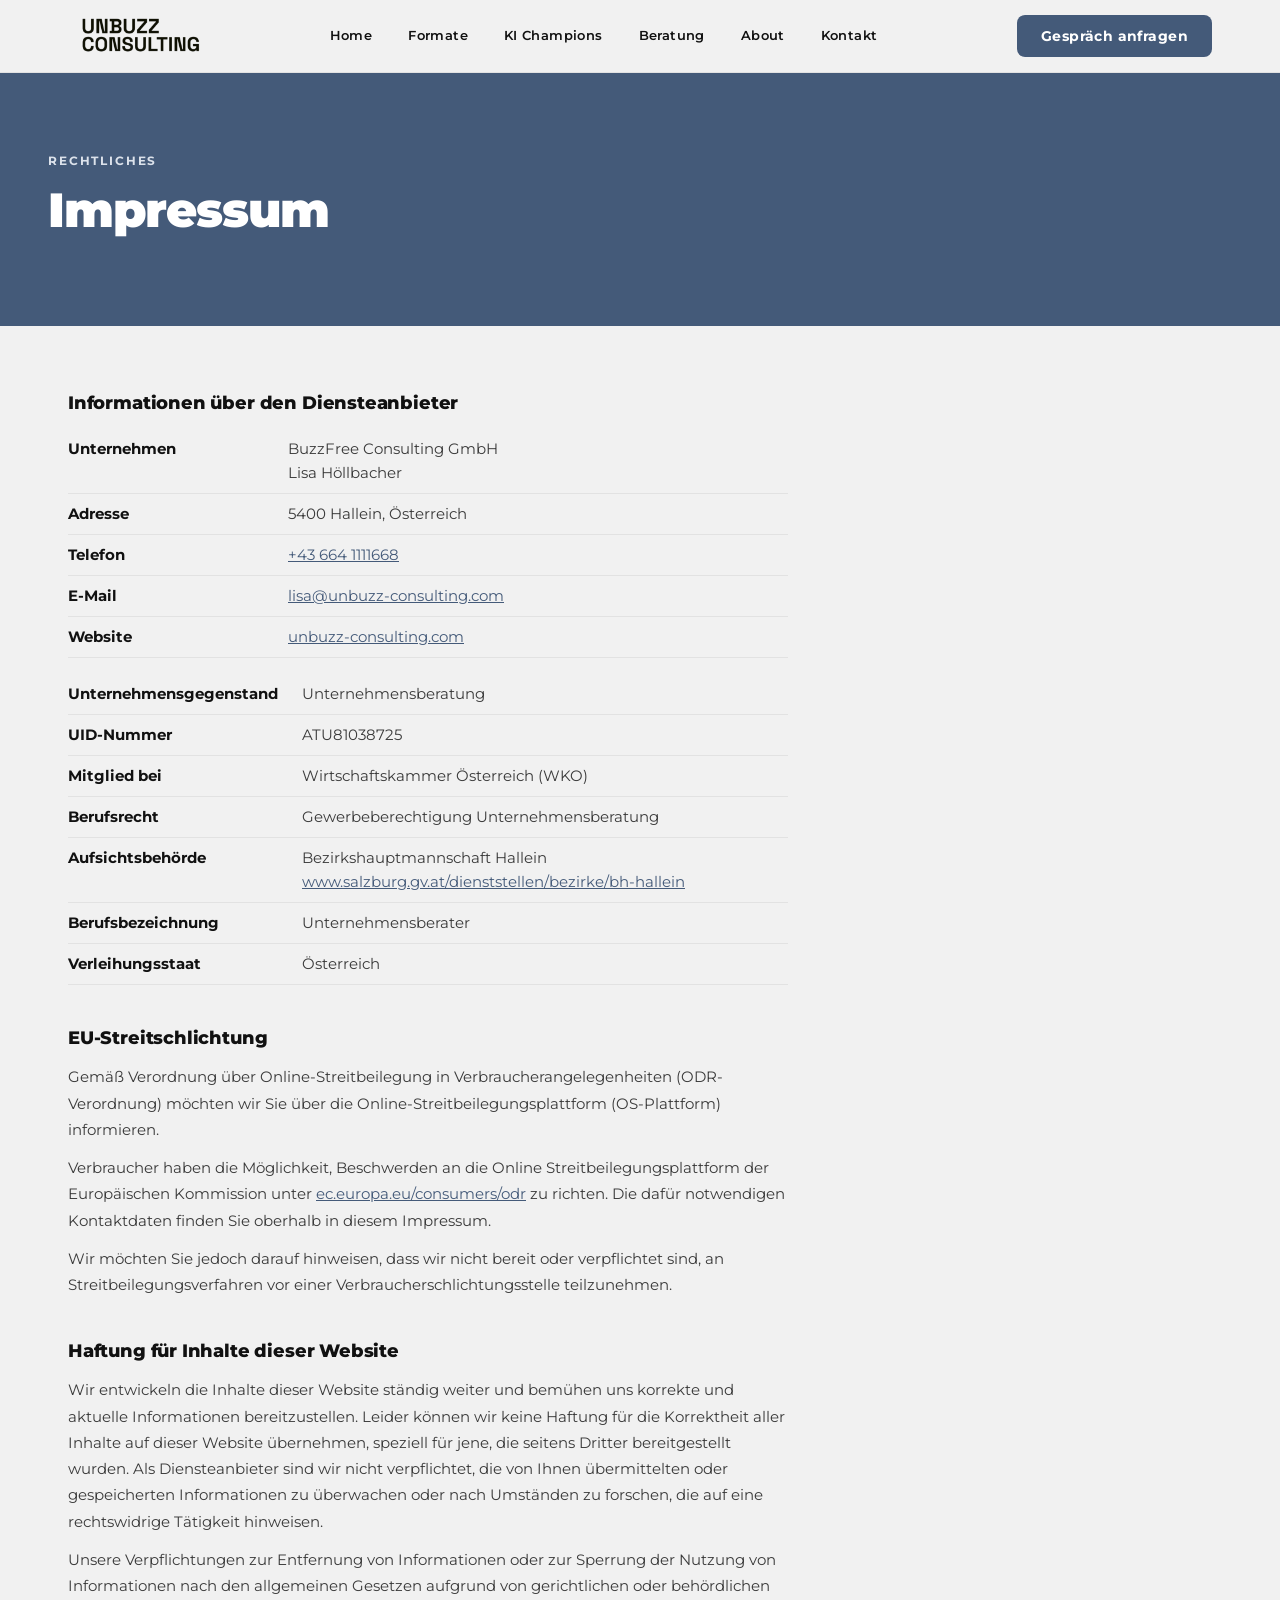
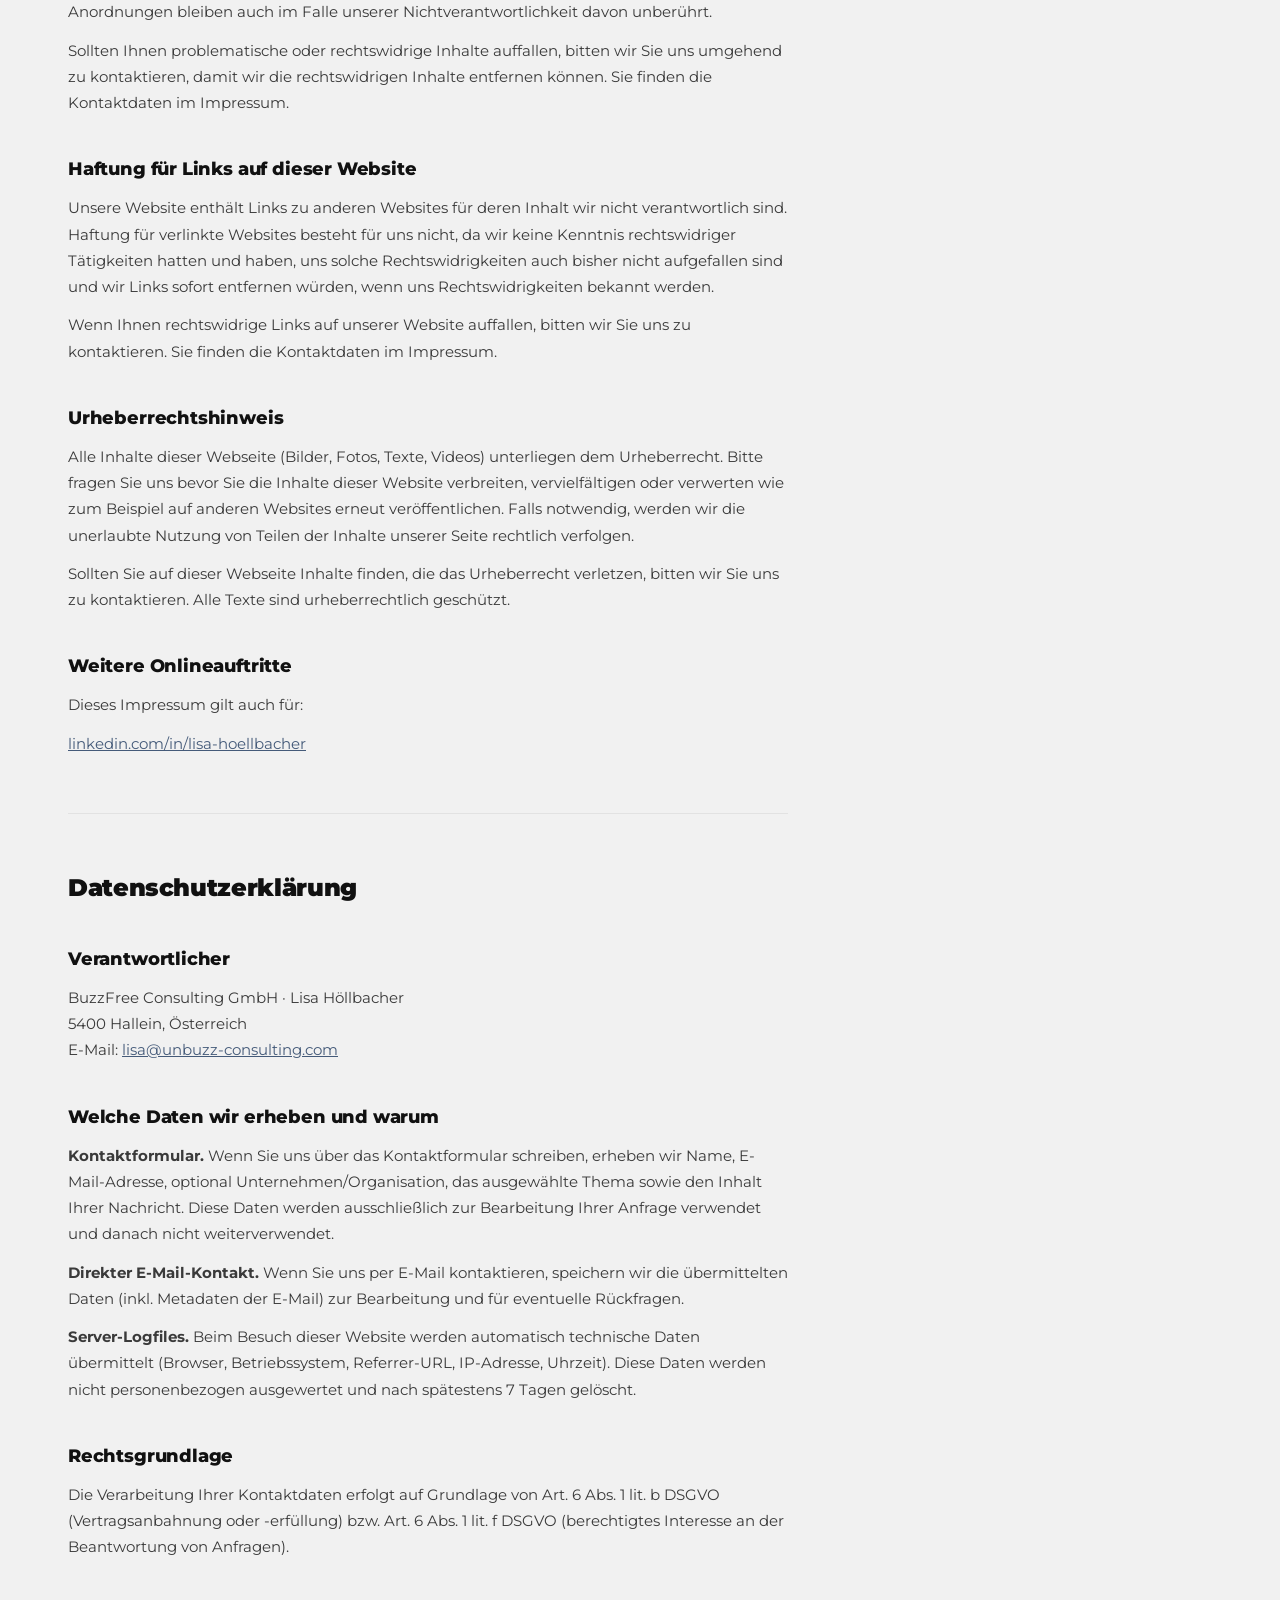
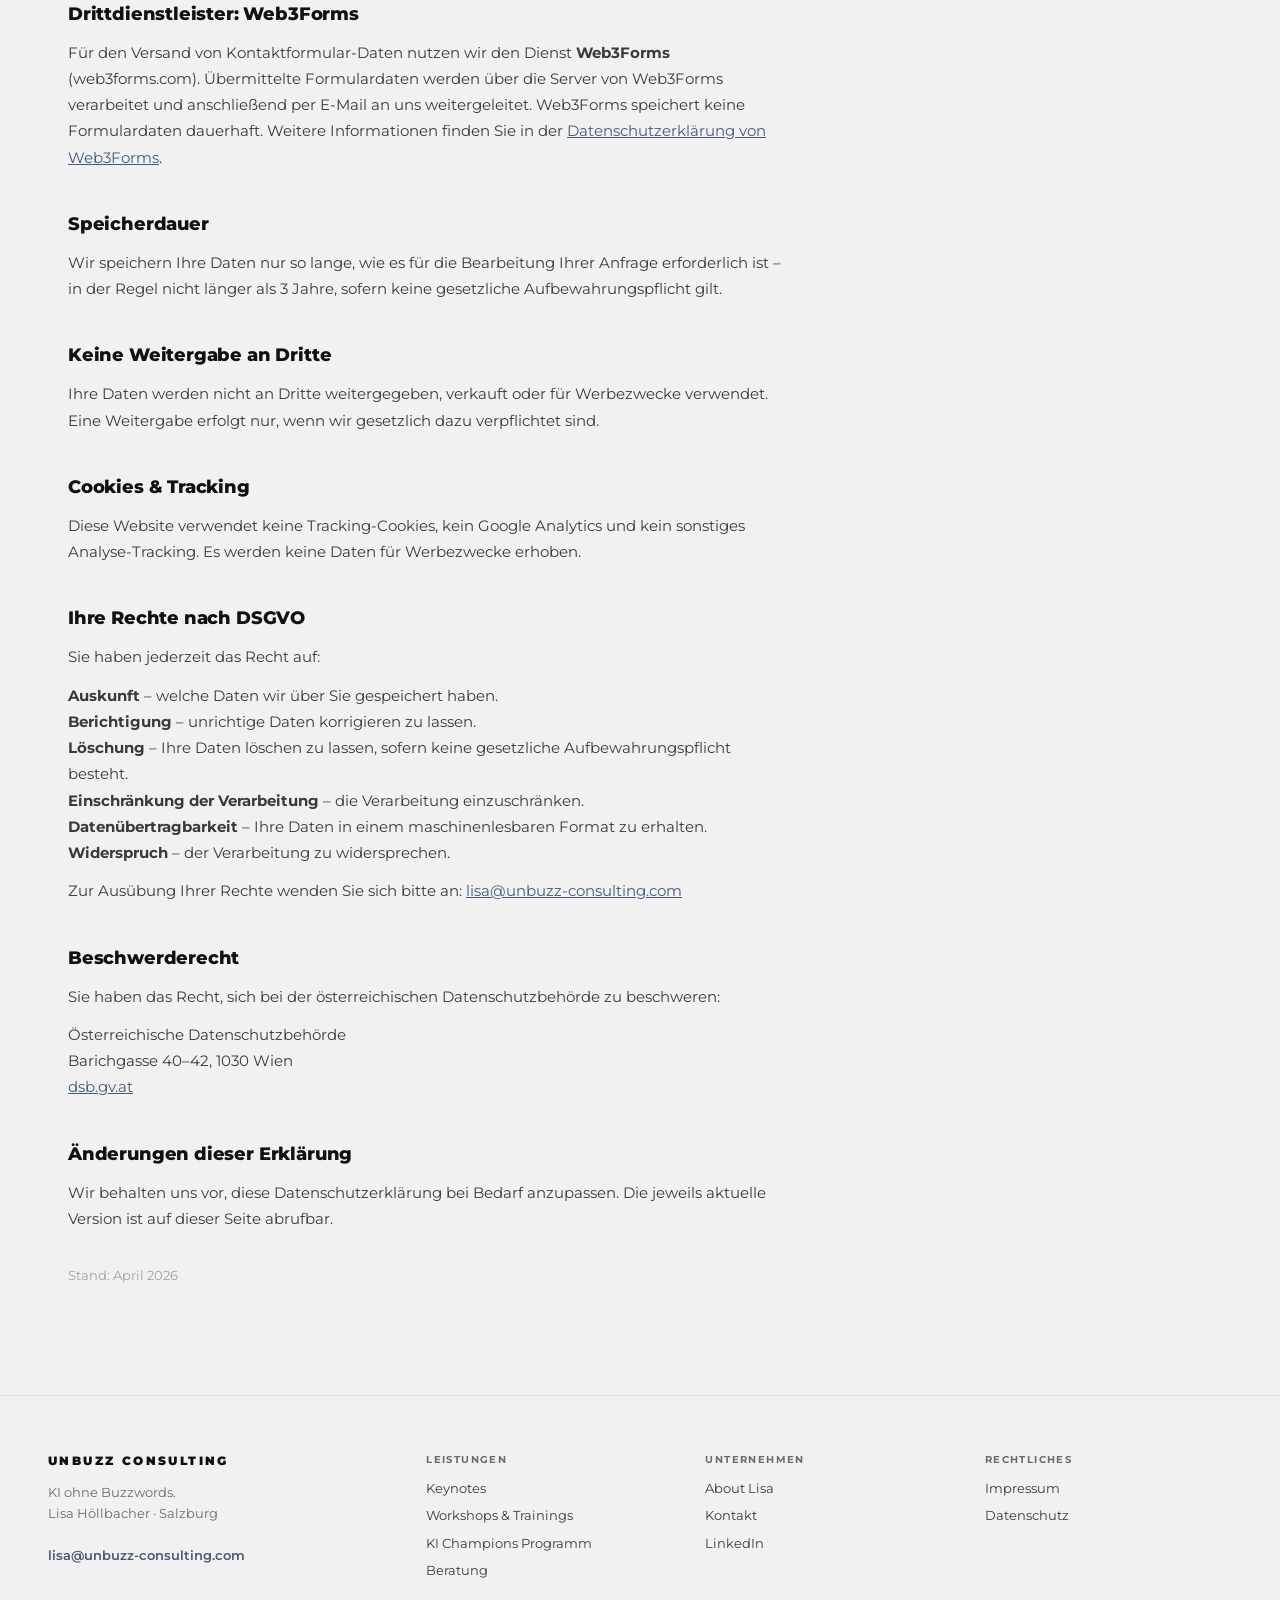
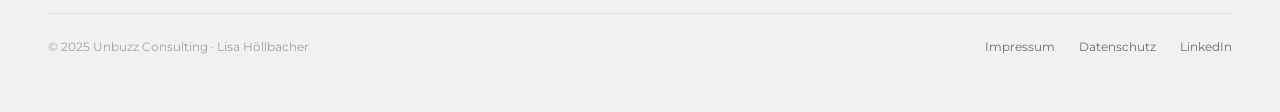
<file: impressum.html>
<!DOCTYPE html>
<html lang="de">
<head>
  <meta charset="UTF-8">
  <meta name="viewport" content="width=device-width, initial-scale=1.0">
  <title>Impressum | Unbuzz Consulting – Lisa Höllbacher</title>
  <meta name="description" content="Impressum und rechtliche Angaben zu Unbuzz Consulting – Lisa Höllbacher, Hallein, Österreich.">
  <meta name="robots" content="noindex, follow">
    <link rel="icon" href="./assets/img/favicon.svg" type="image/svg+xml">
  <link rel="icon" href="./assets/img/favicon-32.png" sizes="32x32" type="image/png">
  <link rel="icon" href="./assets/img/favicon-16.png" sizes="16x16" type="image/png">
  <link rel="apple-touch-icon" href="./assets/img/apple-touch-icon.png">
  <link rel="stylesheet" href="./assets/css/style.css">
  <style>
    .legal-content h2 {
      font-weight: 800;
      font-size: 1.125rem;
      color: var(--fg-1);
      letter-spacing: -0.01em;
      margin: 40px 0 12px;
    }
    .legal-content h2:first-of-type { margin-top: 0; }
    .legal-content p {
      font-size: 0.9375rem;
      color: var(--fg-2);
      line-height: 1.75;
      margin-bottom: 12px;
    }
    .legal-content a { color: var(--unb-navy); text-decoration: underline; }
    .legal-content a:hover { color: var(--fg-1); }
    .legal-content table {
      width: 100%;
      border-collapse: collapse;
      margin-bottom: 16px;
    }
    .legal-content td {
      padding: 8px 0;
      font-size: 0.9375rem;
      color: var(--fg-2);
      line-height: 1.6;
      vertical-align: top;
      border-bottom: 1px solid var(--border-1);
    }
    .legal-content td:first-child {
      font-weight: 700;
      color: var(--fg-1);
      width: 220px;
      padding-right: 24px;
      white-space: nowrap;
    }
    .legal-divider {
      border: none;
      border-top: 1px solid var(--border-1);
      margin: 56px 0;
    }
  </style>
</head>
<body>

  <header class="site-header" role="banner">
    <div class="site-header__inner">
      <a href="./index.html" class="site-header__brand" aria-label="Unbuzz Consulting – Startseite">
        <img src="./assets/img/logo.png" alt="Unbuzz Consulting Logo">
      </a>
      <button class="nav-toggle" aria-expanded="false" aria-controls="main-nav" aria-label="Navigation öffnen">
        <span></span><span></span><span></span>
      </button>
      <nav class="site-header__nav" id="main-nav" role="navigation" aria-label="Hauptnavigation">
        <a href="./index.html">Home</a>
        <a href="./formate.html">Formate</a>
        <a href="./ki-champions.html">KI Champions</a>
        <a href="./beratung.html">Beratung</a>
        <a href="./about.html">About</a>
        <a href="./kontakt.html">Kontakt</a>
      </nav>
      <a href="./kontakt.html" class="btn btn--primary site-header__cta">Gespräch anfragen</a>
    </div>
  </header>

  <main id="main-content">

    <div class="page-header" style="padding-bottom:72px;">
      <div class="page-header__inner">
        <span class="eyebrow eyebrow--light">Rechtliches</span>
        <h1 class="page-header__title" style="font-size:clamp(2rem,4vw,3rem);">Impressum</h1>
      </div>
    </div>

    <div class="section" style="padding-top:64px;padding-bottom:96px;">
      <div style="max-width:720px;">

        <div class="legal-content">

          <!-- DIENSTEANBIETER -->
          <h2>Informationen über den Diensteanbieter</h2>
          <table>
            <tr>
              <td>Unternehmen</td>
              <td>BuzzFree Consulting GmbH<br>Lisa Höllbacher</td>
            </tr>
            <tr>
              <td>Adresse</td>
              <td>5400 Hallein, Österreich</td>
            </tr>
            <tr>
              <td>Telefon</td>
              <td><a href="tel:+436641111668">+43 664 1111668</a></td>
            </tr>
            <tr>
              <td>E-Mail</td>
              <td><a href="mailto:lisa@unbuzz-consulting.com">lisa@unbuzz-consulting.com</a></td>
            </tr>
            <tr>
              <td>Website</td>
              <td><a href="https://unbuzz-consulting.com">unbuzz-consulting.com</a></td>
            </tr>
          </table>

          <table style="margin-top:16px;">
            <tr>
              <td>Unternehmensgegenstand</td>
              <td>Unternehmensberatung</td>
            </tr>
            <tr>
              <td>UID-Nummer</td>
              <td>ATU81038725</td>
            </tr>
            <tr>
              <td>Mitglied bei</td>
              <td>Wirtschaftskammer Österreich (WKO)</td>
            </tr>
            <tr>
              <td>Berufsrecht</td>
              <td>Gewerbeberechtigung Unternehmensberatung</td>
            </tr>
            <tr>
              <td>Aufsichtsbehörde</td>
              <td>Bezirkshauptmannschaft Hallein<br>
                <a href="https://www.salzburg.gv.at/dienststellen/bezirke/bh-hallein" target="_blank" rel="noopener noreferrer">www.salzburg.gv.at/dienststellen/bezirke/bh-hallein</a>
              </td>
            </tr>
            <tr>
              <td>Berufsbezeichnung</td>
              <td>Unternehmensberater</td>
            </tr>
            <tr>
              <td>Verleihungsstaat</td>
              <td>Österreich</td>
            </tr>
          </table>

          <!-- EU-STREITSCHLICHTUNG -->
          <h2>EU-Streitschlichtung</h2>
          <p>Gemäß Verordnung über Online-Streitbeilegung in Verbraucherangelegenheiten (ODR-Verordnung) möchten wir Sie über die Online-Streitbeilegungsplattform (OS-Plattform) informieren.</p>
          <p>Verbraucher haben die Möglichkeit, Beschwerden an die Online Streitbeilegungsplattform der Europäischen Kommission unter <a href="https://ec.europa.eu/consumers/odr/main/index.cfm?event=main.home2.show&lng=DE" target="_blank" rel="noopener noreferrer">ec.europa.eu/consumers/odr</a> zu richten. Die dafür notwendigen Kontaktdaten finden Sie oberhalb in diesem Impressum.</p>
          <p>Wir möchten Sie jedoch darauf hinweisen, dass wir nicht bereit oder verpflichtet sind, an Streitbeilegungsverfahren vor einer Verbraucherschlichtungsstelle teilzunehmen.</p>

          <!-- HAFTUNG INHALTE -->
          <h2>Haftung für Inhalte dieser Website</h2>
          <p>Wir entwickeln die Inhalte dieser Website ständig weiter und bemühen uns korrekte und aktuelle Informationen bereitzustellen. Leider können wir keine Haftung für die Korrektheit aller Inhalte auf dieser Website übernehmen, speziell für jene, die seitens Dritter bereitgestellt wurden. Als Diensteanbieter sind wir nicht verpflichtet, die von Ihnen übermittelten oder gespeicherten Informationen zu überwachen oder nach Umständen zu forschen, die auf eine rechtswidrige Tätigkeit hinweisen.</p>
          <p>Unsere Verpflichtungen zur Entfernung von Informationen oder zur Sperrung der Nutzung von Informationen nach den allgemeinen Gesetzen aufgrund von gerichtlichen oder behördlichen Anordnungen bleiben auch im Falle unserer Nichtverantwortlichkeit davon unberührt.</p>
          <p>Sollten Ihnen problematische oder rechtswidrige Inhalte auffallen, bitten wir Sie uns umgehend zu kontaktieren, damit wir die rechtswidrigen Inhalte entfernen können. Sie finden die Kontaktdaten im Impressum.</p>

          <!-- HAFTUNG LINKS -->
          <h2>Haftung für Links auf dieser Website</h2>
          <p>Unsere Website enthält Links zu anderen Websites für deren Inhalt wir nicht verantwortlich sind. Haftung für verlinkte Websites besteht für uns nicht, da wir keine Kenntnis rechtswidriger Tätigkeiten hatten und haben, uns solche Rechtswidrigkeiten auch bisher nicht aufgefallen sind und wir Links sofort entfernen würden, wenn uns Rechtswidrigkeiten bekannt werden.</p>
          <p>Wenn Ihnen rechtswidrige Links auf unserer Website auffallen, bitten wir Sie uns zu kontaktieren. Sie finden die Kontaktdaten im Impressum.</p>

          <!-- URHEBERRECHT -->
          <h2>Urheberrechtshinweis</h2>
          <p>Alle Inhalte dieser Webseite (Bilder, Fotos, Texte, Videos) unterliegen dem Urheberrecht. Bitte fragen Sie uns bevor Sie die Inhalte dieser Website verbreiten, vervielfältigen oder verwerten wie zum Beispiel auf anderen Websites erneut veröffentlichen. Falls notwendig, werden wir die unerlaubte Nutzung von Teilen der Inhalte unserer Seite rechtlich verfolgen.</p>
          <p>Sollten Sie auf dieser Webseite Inhalte finden, die das Urheberrecht verletzen, bitten wir Sie uns zu kontaktieren. Alle Texte sind urheberrechtlich geschützt.</p>

          <!-- WEITERE AUFTRITTE -->
          <h2>Weitere Onlineauftritte</h2>
          <p>Dieses Impressum gilt auch für:</p>
          <p><a href="https://www.linkedin.com/in/lisa-hoellbacher/" target="_blank" rel="noopener noreferrer">linkedin.com/in/lisa-hoellbacher</a></p>

          <hr class="legal-divider">

          <!-- ============================
               DATENSCHUTZERKLÄRUNG
               ============================ -->
          <h2 id="datenschutz" style="font-size:1.5rem;font-weight:900;color:var(--fg-1);letter-spacing:-0.015em;margin-top:0;">Datenschutzerklärung</h2>

          <h2>Verantwortlicher</h2>
          <p>
            BuzzFree Consulting GmbH · Lisa Höllbacher<br>
            5400 Hallein, Österreich<br>
            E-Mail: <a href="mailto:lisa@unbuzz-consulting.com">lisa@unbuzz-consulting.com</a>
          </p>

          <h2>Welche Daten wir erheben und warum</h2>
          <p><strong>Kontaktformular.</strong> Wenn Sie uns über das Kontaktformular schreiben, erheben wir Name, E-Mail-Adresse, optional Unternehmen/Organisation, das ausgewählte Thema sowie den Inhalt Ihrer Nachricht. Diese Daten werden ausschließlich zur Bearbeitung Ihrer Anfrage verwendet und danach nicht weiterverwendet.</p>
          <p><strong>Direkter E-Mail-Kontakt.</strong> Wenn Sie uns per E-Mail kontaktieren, speichern wir die übermittelten Daten (inkl. Metadaten der E-Mail) zur Bearbeitung und für eventuelle Rückfragen.</p>
          <p><strong>Server-Logfiles.</strong> Beim Besuch dieser Website werden automatisch technische Daten übermittelt (Browser, Betriebssystem, Referrer-URL, IP-Adresse, Uhrzeit). Diese Daten werden nicht personenbezogen ausgewertet und nach spätestens 7 Tagen gelöscht.</p>

          <h2>Rechtsgrundlage</h2>
          <p>Die Verarbeitung Ihrer Kontaktdaten erfolgt auf Grundlage von Art. 6 Abs. 1 lit. b DSGVO (Vertragsanbahnung oder -erfüllung) bzw. Art. 6 Abs. 1 lit. f DSGVO (berechtigtes Interesse an der Beantwortung von Anfragen).</p>

          <h2>Drittdienstleister: Web3Forms</h2>
          <p>Für den Versand von Kontaktformular-Daten nutzen wir den Dienst <strong>Web3Forms</strong> (web3forms.com). Übermittelte Formulardaten werden über die Server von Web3Forms verarbeitet und anschließend per E-Mail an uns weitergeleitet. Web3Forms speichert keine Formulardaten dauerhaft. Weitere Informationen finden Sie in der <a href="https://web3forms.com/privacy" target="_blank" rel="noopener noreferrer">Datenschutzerklärung von Web3Forms</a>.</p>

          <h2>Speicherdauer</h2>
          <p>Wir speichern Ihre Daten nur so lange, wie es für die Bearbeitung Ihrer Anfrage erforderlich ist – in der Regel nicht länger als 3 Jahre, sofern keine gesetzliche Aufbewahrungspflicht gilt.</p>

          <h2>Keine Weitergabe an Dritte</h2>
          <p>Ihre Daten werden nicht an Dritte weitergegeben, verkauft oder für Werbezwecke verwendet. Eine Weitergabe erfolgt nur, wenn wir gesetzlich dazu verpflichtet sind.</p>

          <h2>Cookies &amp; Tracking</h2>
          <p>Diese Website verwendet keine Tracking-Cookies, kein Google Analytics und kein sonstiges Analyse-Tracking. Es werden keine Daten für Werbezwecke erhoben.</p>

          <h2>Ihre Rechte nach DSGVO</h2>
          <p>Sie haben jederzeit das Recht auf:</p>
          <p>
            <strong>Auskunft</strong> – welche Daten wir über Sie gespeichert haben.<br>
            <strong>Berichtigung</strong> – unrichtige Daten korrigieren zu lassen.<br>
            <strong>Löschung</strong> – Ihre Daten löschen zu lassen, sofern keine gesetzliche Aufbewahrungspflicht besteht.<br>
            <strong>Einschränkung der Verarbeitung</strong> – die Verarbeitung einzuschränken.<br>
            <strong>Datenübertragbarkeit</strong> – Ihre Daten in einem maschinenlesbaren Format zu erhalten.<br>
            <strong>Widerspruch</strong> – der Verarbeitung zu widersprechen.
          </p>
          <p>Zur Ausübung Ihrer Rechte wenden Sie sich bitte an: <a href="mailto:lisa@unbuzz-consulting.com">lisa@unbuzz-consulting.com</a></p>

          <h2>Beschwerderecht</h2>
          <p>Sie haben das Recht, sich bei der österreichischen Datenschutzbehörde zu beschweren:</p>
          <p>
            Österreichische Datenschutzbehörde<br>
            Barichgasse 40–42, 1030 Wien<br>
            <a href="https://www.dsb.gv.at" target="_blank" rel="noopener noreferrer">dsb.gv.at</a>
          </p>

          <h2>Änderungen dieser Erklärung</h2>
          <p>Wir behalten uns vor, diese Datenschutzerklärung bei Bedarf anzupassen. Die jeweils aktuelle Version ist auf dieser Seite abrufbar.</p>

          <p style="margin-top:32px;font-size:0.8125rem;color:var(--fg-4);">Stand: April 2026</p>

        </div>
      </div>
    </div>

  </main>

  <footer class="site-footer" role="contentinfo">
    <div class="site-footer__inner">
      <div>
        <div class="site-footer__brand">Unbuzz Consulting</div>
        <p class="site-footer__tagline">KI ohne Buzzwords.<br>Lisa Höllbacher · Salzburg</p>
        <a href="mailto:lisa@unbuzz-consulting.com" style="font-size:0.8125rem;color:var(--unb-navy);font-weight:600;">lisa@unbuzz-consulting.com</a>
      </div>
      <div>
        <div class="site-footer__col-title">Leistungen</div>
        <nav class="site-footer__col" aria-label="Leistungen">
          <a href="./formate.html">Keynotes</a>
          <a href="./formate.html">Workshops &amp; Trainings</a>
          <a href="./ki-champions.html">KI Champions Programm</a>
          <a href="./beratung.html">Beratung</a>
        </nav>
      </div>
      <div>
        <div class="site-footer__col-title">Unternehmen</div>
        <nav class="site-footer__col" aria-label="Unternehmen">
          <a href="./about.html">About Lisa</a>
          <a href="./kontakt.html">Kontakt</a>
          <a href="https://linkedin.com/in/lisa-hoellbacher" target="_blank" rel="noopener noreferrer">LinkedIn</a>
        </nav>
      </div>
      <div>
        <div class="site-footer__col-title">Rechtliches</div>
        <nav class="site-footer__col" aria-label="Rechtliches">
          <a href="./impressum.html">Impressum</a>
          <a href="./datenschutz.html">Datenschutz</a>
        </nav>
      </div>
    </div>
    <div class="site-footer__bottom">
      <span class="site-footer__legal">&copy; 2025 Unbuzz Consulting · Lisa Höllbacher</span>
      <div class="site-footer__links">
        <a href="./impressum.html">Impressum</a>
        <a href="./datenschutz.html">Datenschutz</a>
        <a href="https://linkedin.com/in/lisa-hoellbacher" target="_blank" rel="noopener noreferrer">LinkedIn</a>
      </div>
    </div>
  </footer>

  <script>
    const toggle = document.querySelector('.nav-toggle');
    const nav = document.querySelector('.site-header__nav');
    const cta = document.querySelector('.site-header__cta');
    if (toggle && nav) {
      toggle.addEventListener('click', () => {
        const open = nav.classList.toggle('open');
        toggle.setAttribute('aria-expanded', open);
        if (cta) cta.classList.toggle('open', open);
      });
    }
  </script>

</body>
</html>
</file>
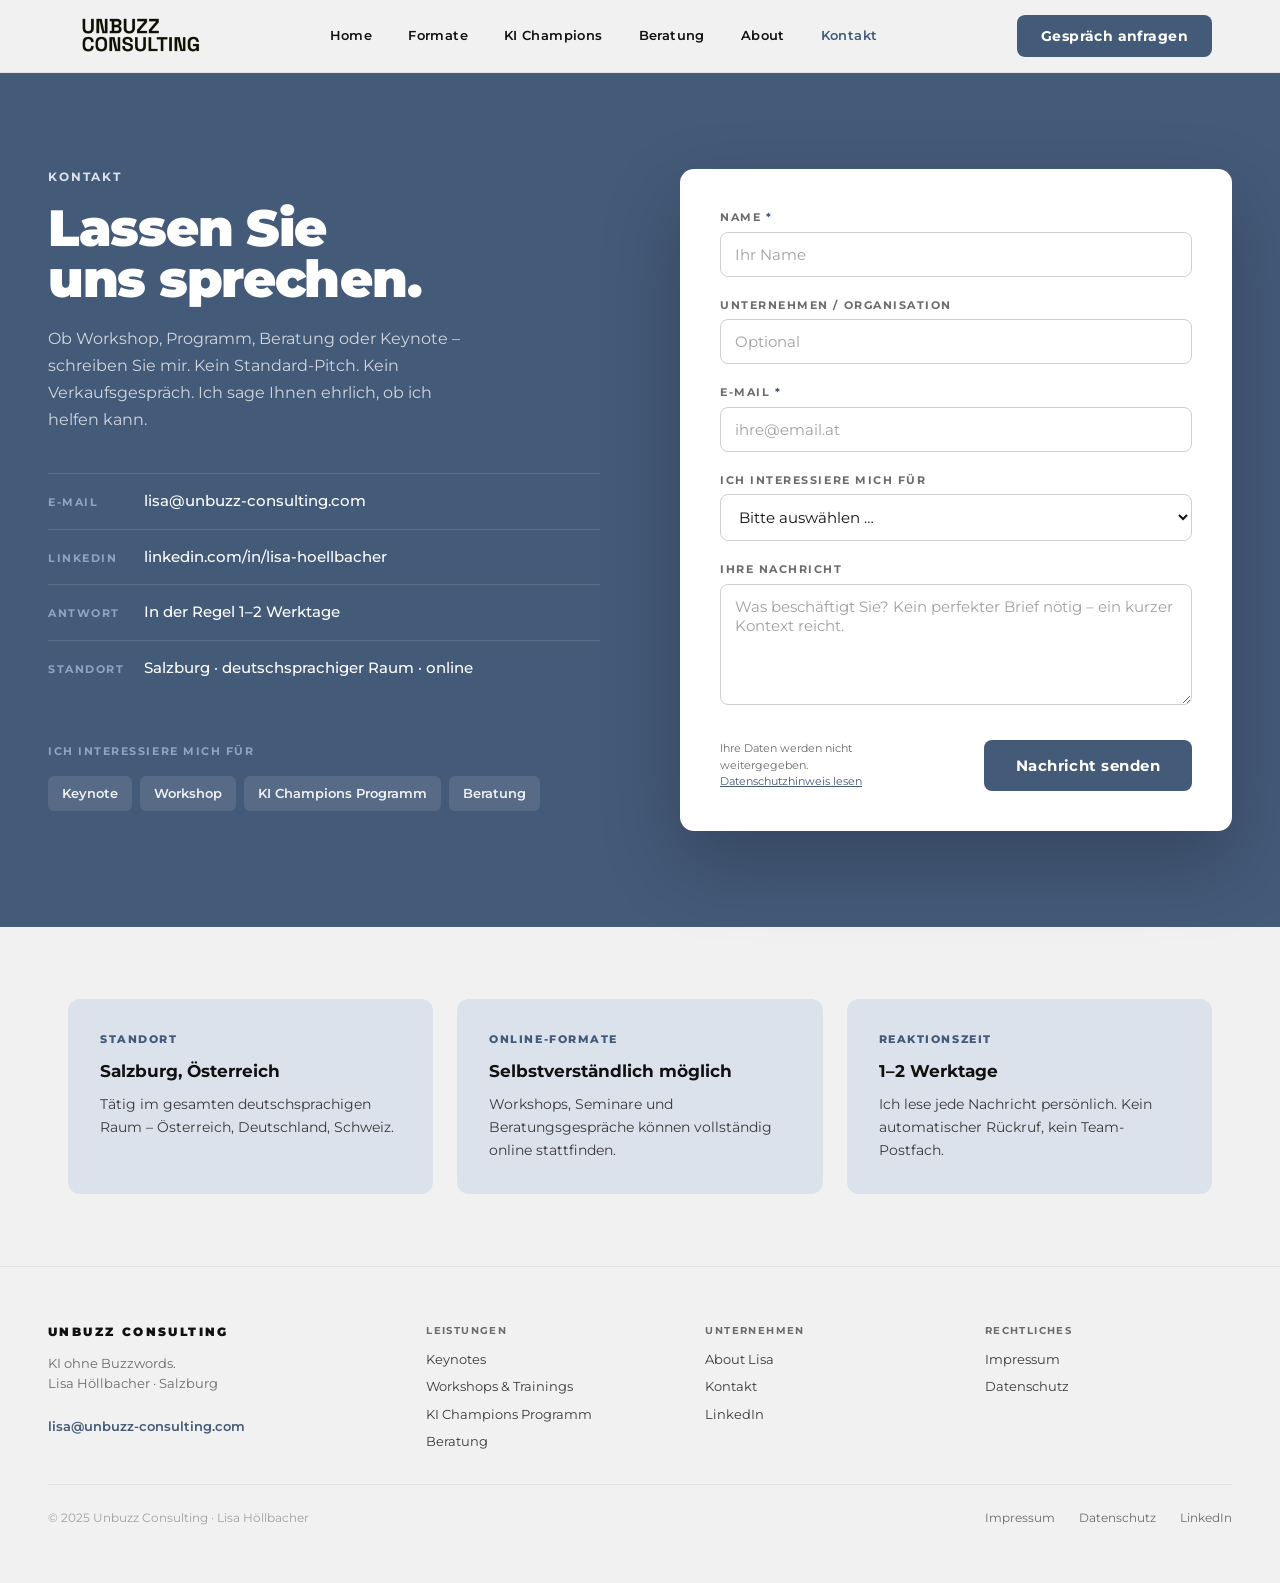
<file: kontakt.html>
<!DOCTYPE html>
<html lang="de">
<head>
  <meta charset="UTF-8">
  <meta name="viewport" content="width=device-width, initial-scale=1.0">
  <title>Kontakt | Unbuzz Consulting – Lisa Höllbacher</title>
  <meta name="description" content="Anfragen für Workshops, KI Champions Programm, Beratung oder Keynotes. Einfach schreiben.">
  <meta property="og:title" content="Kontakt | Unbuzz Consulting – Lisa Höllbacher">
  <meta property="og:description" content="Anfragen für Workshops, KI Champions Programm, Beratung oder Keynotes. Einfach schreiben.">
  <meta property="og:type" content="website">
  <meta property="og:image" content="https://unbuzz-consulting.com/assets/img/lisa-portrait.jpg">
  <meta property="og:locale" content="de_AT">
  <meta property="og:site_name" content="Unbuzz Consulting">
  <meta name="robots" content="index, follow">
  <link rel="canonical" href="https://unbuzz-consulting.com/kontakt.html">
    <link rel="icon" href="./assets/img/favicon.svg" type="image/svg+xml">
  <link rel="icon" href="./assets/img/favicon-32.png" sizes="32x32" type="image/png">
  <link rel="icon" href="./assets/img/favicon-16.png" sizes="16x16" type="image/png">
  <link rel="apple-touch-icon" href="./assets/img/apple-touch-icon.png">
  <link rel="stylesheet" href="./assets/css/style.css">
  <script type="application/ld+json">
  {
    "@context": "https://schema.org",
    "@type": "ProfessionalService",
    "name": "Unbuzz Consulting",
    "description": "KI-Trainings, Keynotes und strategische Beratung für Organisationen",
    "url": "https://unbuzz-consulting.com",
    "email": "lisa@unbuzz-consulting.com",
    "telephone": "+436641111668",
    "address": {
      "@type": "PostalAddress",
      "addressLocality": "Hallein",
      "postalCode": "5400",
      "addressCountry": "AT"
    },
    "areaServed": ["AT", "DE", "CH"]
  }
  </script>
</head>
<body>

  <!-- HEADER -->
  <header class="site-header" role="banner">
    <div class="site-header__inner">
      <a href="./index.html" class="site-header__brand" aria-label="Unbuzz Consulting – Startseite">
        <img src="./assets/img/logo.png" alt="Unbuzz Consulting Logo" >
      </a>
      <button class="nav-toggle" aria-expanded="false" aria-controls="main-nav" aria-label="Navigation öffnen">
        <span></span><span></span><span></span>
      </button>
      <nav class="site-header__nav" id="main-nav" role="navigation" aria-label="Hauptnavigation">
        <a href="./index.html">Home</a>
        <a href="./formate.html">Formate</a>
        <a href="./ki-champions.html">KI Champions</a>
        <a href="./beratung.html">Beratung</a>
        <a href="./about.html">About</a>
        <a href="./kontakt.html" class="active">Kontakt</a>
      </nav>
      <a href="./kontakt.html" class="btn btn--primary site-header__cta">Gespräch anfragen</a>
    </div>
  </header>

  <main id="main-content">

    <!-- CONTACT SECTION -->
    <section class="contact-section" aria-labelledby="contact-title">
      <div class="contact-section__inner">

        <!-- LEFT: Info -->
        <div class="contact-info">
          <span class="eyebrow eyebrow--light">Kontakt</span>
          <h1 class="contact-info__title" id="contact-title">Lassen Sie uns sprechen.</h1>
          <p class="contact-info__lead">
            Ob Workshop, Programm, Beratung oder Keynote – schreiben Sie mir. Kein Standard-Pitch. Kein Verkaufsgespräch. Ich sage Ihnen ehrlich, ob ich helfen kann.
          </p>

          <div class="contact-meta" role="list">
            <div class="contact-meta__row" role="listitem">
              <span class="contact-meta__label">E-Mail</span>
              <span class="contact-meta__val">
                <a href="mailto:lisa@unbuzz-consulting.com">lisa@unbuzz-consulting.com</a>
              </span>
            </div>
            <div class="contact-meta__row" role="listitem">
              <span class="contact-meta__label">LinkedIn</span>
              <span class="contact-meta__val">
                <a href="https://linkedin.com/in/lisa-hoellbacher" target="_blank" rel="noopener noreferrer">linkedin.com/in/lisa-hoellbacher</a>
              </span>
            </div>
            <div class="contact-meta__row" role="listitem">
              <span class="contact-meta__label">Antwort</span>
              <span class="contact-meta__val">In der Regel 1–2 Werktage</span>
            </div>
            <div class="contact-meta__row" role="listitem">
              <span class="contact-meta__label">Standort</span>
              <span class="contact-meta__val">Salzburg · deutschsprachiger Raum · online</span>
            </div>
          </div>

          <!-- Leistungen als Quick-Links -->
          <div style="margin-top:48px;">
            <p style="font-weight:700;font-size:0.6875rem;letter-spacing:0.14em;text-transform:uppercase;color:var(--unb-steel);margin-bottom:16px;">Ich interessiere mich für</p>
            <div style="display:flex;flex-wrap:wrap;gap:8px;">
              <a href="#contact-form" style="background:rgba(255,255,255,0.1);color:rgba(255,255,255,0.9);font-size:0.8125rem;font-weight:600;padding:8px 14px;border-radius:6px;text-decoration:none;transition:background 140ms;">Keynote</a>
              <a href="#contact-form" style="background:rgba(255,255,255,0.1);color:rgba(255,255,255,0.9);font-size:0.8125rem;font-weight:600;padding:8px 14px;border-radius:6px;text-decoration:none;transition:background 140ms;">Workshop</a>
              <a href="#contact-form" style="background:rgba(255,255,255,0.1);color:rgba(255,255,255,0.9);font-size:0.8125rem;font-weight:600;padding:8px 14px;border-radius:6px;text-decoration:none;transition:background 140ms;">KI Champions Programm</a>
              <a href="#contact-form" style="background:rgba(255,255,255,0.1);color:rgba(255,255,255,0.9);font-size:0.8125rem;font-weight:600;padding:8px 14px;border-radius:6px;text-decoration:none;transition:background 140ms;">Beratung</a>
            </div>
          </div>
        </div>

        <!-- RIGHT: Form -->
        <div>
          <form class="contact-form" id="contact-form" action="https://api.web3forms.com/submit" method="POST" aria-label="Kontaktformular">

            <!-- Web3Forms config -->
            <input type="hidden" name="access_key" value="349ba4fa-f4a5-48b5-aaf8-16aa9a3c2350">
            <input type="hidden" name="subject" value="Neue Anfrage über unbuzz-consulting.com">
            <input type="hidden" name="from_name" value="Unbuzz Consulting Website">
            <input type="checkbox" name="botcheck" style="display:none;" tabindex="-1" autocomplete="off">

            <div id="form-success" style="display:none;padding:20px 0;" role="alert" aria-live="polite">
              <p style="font-weight:800;font-size:1.25rem;color:var(--fg-1);margin-bottom:8px;">Nachricht angekommen.</p>
              <p style="font-size:0.9375rem;color:var(--fg-2);line-height:1.65;">Ich melde mich innerhalb von 1–2 Werktagen bei Ihnen. Bis bald.</p>
            </div>

            <div id="form-fields">
              <label class="form-label" for="name">Name <span style="color:var(--unb-navy);" aria-hidden="true">*</span></label>
              <input class="form-input" type="text" id="name" name="name" required autocomplete="name" placeholder="Ihr Name">

              <label class="form-label" for="organisation">Unternehmen / Organisation</label>
              <input class="form-input" type="text" id="organisation" name="organisation" autocomplete="organization" placeholder="Optional">

              <label class="form-label" for="email">E-Mail <span style="color:var(--unb-navy);" aria-hidden="true">*</span></label>
              <input class="form-input" type="email" id="email" name="email" required autocomplete="email" placeholder="ihre@email.at">

              <label class="form-label" for="interesse">Ich interessiere mich für</label>
              <select class="form-input" id="interesse" name="interesse">
                <option value="" disabled selected>Bitte auswählen …</option>
                <option value="Workshop / Training">Workshop / Training</option>
                <option value="KI Champions Programm">KI Champions Programm</option>
                <option value="Beratung / Strategie">Beratung / Strategie</option>
                <option value="Keynote">Keynote</option>
                <option value="Sonstiges">Sonstiges</option>
              </select>

              <label class="form-label" for="nachricht">Ihre Nachricht</label>
              <textarea class="form-input" id="nachricht" name="message" rows="5" placeholder="Was beschäftigt Sie? Kein perfekter Brief nötig – ein kurzer Kontext reicht."></textarea>

              <div id="form-error" style="display:none;color:#a64b4b;font-size:0.8125rem;font-weight:600;margin-top:12px;" role="alert"></div>

              <div class="form-submit-row">
                <p class="form-legal">
                  Ihre Daten werden nicht weitergegeben.<br>
                  <a href="./datenschutz.html">Datenschutzhinweis lesen</a>
                </p>
                <button type="submit" class="btn btn--primary btn--lg" id="submit-btn">
                  Nachricht senden
                </button>
              </div>
            </div>
          </form>
        </div>

      </div>
    </section>

    <!-- BLOCK: STANDORT -->
    <section class="section" style="padding-top:72px;padding-bottom:72px;" aria-labelledby="standort-title">
      <div style="display:grid;grid-template-columns:repeat(3,1fr);gap:24px;" class="responsive-3">
        <div class="card card--mist">
          <div style="font-weight:800;font-size:0.6875rem;letter-spacing:0.14em;text-transform:uppercase;color:var(--unb-navy);margin-bottom:12px;">Standort</div>
          <p style="font-weight:700;font-size:1.0625rem;color:var(--fg-1);margin-bottom:8px;">Salzburg, Österreich</p>
          <p style="font-size:0.9rem;color:var(--fg-2);line-height:1.6;">Tätig im gesamten deutschsprachigen Raum – Österreich, Deutschland, Schweiz.</p>
        </div>
        <div class="card card--mist">
          <div style="font-weight:800;font-size:0.6875rem;letter-spacing:0.14em;text-transform:uppercase;color:var(--unb-navy);margin-bottom:12px;">Online-Formate</div>
          <p style="font-weight:700;font-size:1.0625rem;color:var(--fg-1);margin-bottom:8px;">Selbstverständlich möglich</p>
          <p style="font-size:0.9rem;color:var(--fg-2);line-height:1.6;">Workshops, Seminare und Beratungsgespräche können vollständig online stattfinden.</p>
        </div>
        <div class="card card--mist">
          <div style="font-weight:800;font-size:0.6875rem;letter-spacing:0.14em;text-transform:uppercase;color:var(--unb-navy);margin-bottom:12px;">Reaktionszeit</div>
          <p style="font-weight:700;font-size:1.0625rem;color:var(--fg-1);margin-bottom:8px;">1–2 Werktage</p>
          <p style="font-size:0.9rem;color:var(--fg-2);line-height:1.6;">Ich lese jede Nachricht persönlich. Kein automatischer Rückruf, kein Team-Postfach.</p>
        </div>
      </div>
    </section>

  </main>

  <!-- FOOTER -->
  <footer class="site-footer" role="contentinfo">
    <div class="site-footer__inner">
      <div>
        <div class="site-footer__brand">Unbuzz Consulting</div>
        <p class="site-footer__tagline">KI ohne Buzzwords.<br>Lisa Höllbacher · Salzburg</p>
        <a href="mailto:lisa@unbuzz-consulting.com" style="font-size:0.8125rem;color:var(--unb-navy);font-weight:600;">lisa@unbuzz-consulting.com</a>
      </div>
      <div>
        <div class="site-footer__col-title">Leistungen</div>
        <nav class="site-footer__col" aria-label="Leistungen">
          <a href="./formate.html">Keynotes</a>
          <a href="./formate.html">Workshops &amp; Trainings</a>
          <a href="./ki-champions.html">KI Champions Programm</a>
          <a href="./beratung.html">Beratung</a>
        </nav>
      </div>
      <div>
        <div class="site-footer__col-title">Unternehmen</div>
        <nav class="site-footer__col" aria-label="Unternehmen">
          <a href="./about.html">About Lisa</a>
          <a href="./kontakt.html">Kontakt</a>
          <a href="https://linkedin.com/in/lisa-hoellbacher" target="_blank" rel="noopener noreferrer">LinkedIn</a>
        </nav>
      </div>
      <div>
        <div class="site-footer__col-title">Rechtliches</div>
        <nav class="site-footer__col" aria-label="Rechtliches">
          <a href="./impressum.html">Impressum</a>
          <a href="./datenschutz.html">Datenschutz</a>
        </nav>
      </div>
    </div>
    <div class="site-footer__bottom">
      <span class="site-footer__legal">&copy; 2025 Unbuzz Consulting · Lisa Höllbacher</span>
      <div class="site-footer__links">
        <a href="./impressum.html">Impressum</a>
        <a href="./datenschutz.html">Datenschutz</a>
        <a href="https://linkedin.com/in/lisa-hoellbacher" target="_blank" rel="noopener noreferrer">LinkedIn</a>
      </div>
    </div>
  </footer>

  <script>
    // Mobile nav
    const toggle = document.querySelector('.nav-toggle');
    const nav = document.querySelector('.site-header__nav');
    const cta = document.querySelector('.site-header__cta');
    if (toggle && nav) {
      toggle.addEventListener('click', () => {
        const open = nav.classList.toggle('open');
        toggle.setAttribute('aria-expanded', open);
        if (cta) cta.classList.toggle('open', open);
      });
    }

    // Pre-fill dropdown from URL param
    const params = new URLSearchParams(window.location.search);
    const format = params.get('format');
    if (format) {
      const sel = document.getElementById('interesse');
      if (sel) {
        const opt = Array.from(sel.options).find(o => o.value === format);
        if (opt) sel.value = format;
      }
    }

    // Web3Forms AJAX submit
    const form = document.getElementById('contact-form');
    if (form) {
      form.addEventListener('submit', async function(e) {
        e.preventDefault();
        const errEl = document.getElementById('form-error');
        const btn = document.getElementById('submit-btn');
        errEl.style.display = 'none';

        const name = document.getElementById('name').value.trim();
        const email = document.getElementById('email').value.trim();
        if (!name || !email) {
          errEl.textContent = 'Bitte füllen Sie Name und E-Mail aus.';
          errEl.style.display = 'block';
          return;
        }

        btn.disabled = true;
        btn.textContent = 'Wird gesendet …';

        try {
          const res = await fetch('https://api.web3forms.com/submit', {
            method: 'POST',
            body: new FormData(form)
          });
          const data = await res.json();
          if (data.success) {
            document.getElementById('form-fields').style.display = 'none';
            document.getElementById('form-success').style.display = 'block';
          } else {
            throw new Error(data.message || 'Fehler beim Senden.');
          }
        } catch (err) {
          errEl.textContent = 'Etwas hat nicht geklappt. Schreiben Sie mir direkt: lisa@unbuzz-consulting.com';
          errEl.style.display = 'block';
          btn.disabled = false;
          btn.textContent = 'Nachricht senden';
        }
      });
    }
  </script>

</body>
</html>
</file>
<file: assets/css/style.css>
/* =====================================================
   Unbuzz Consulting — Main Stylesheet
   Brand: Montserrat · Navy #445a79 · Steel #8fa4c1 · Mist #dce2eb
   ===================================================== */

/* ---------- Fonts ---------- */
@font-face {
  font-family: "Montserrat";
  font-style: normal;
  font-weight: 400;
  font-display: swap;
  src: url("../fonts/Montserrat-Regular.woff2") format("woff2");
}
@font-face {
  font-family: "Montserrat";
  font-style: normal;
  font-weight: 500;
  font-display: swap;
  src: url("../fonts/Montserrat-Medium.woff2") format("woff2");
}
@font-face {
  font-family: "Montserrat";
  font-style: normal;
  font-weight: 600;
  font-display: swap;
  src: url("../fonts/Montserrat-SemiBold.woff2") format("woff2");
}
@font-face {
  font-family: "Montserrat";
  font-style: normal;
  font-weight: 700;
  font-display: swap;
  src: url("../fonts/Montserrat-Bold.woff2") format("woff2");
}
@font-face {
  font-family: "Montserrat";
  font-style: normal;
  font-weight: 800;
  font-display: swap;
  src: url("../fonts/Montserrat-ExtraBold.woff2") format("woff2");
}
@font-face {
  font-family: "Montserrat";
  font-style: normal;
  font-weight: 900;
  font-display: swap;
  src: url("../fonts/Montserrat-Black.woff2") format("woff2");
}

/* ---------- Design Tokens ---------- */
:root {
  --unb-bg:     #f1f1f1;
  --unb-white:  #ffffff;
  --unb-ink:    #111111;
  --unb-navy:   #445a79;
  --unb-steel:  #8fa4c1;
  --unb-mist:   #dce2eb;

  --fg-1: #111111;
  --fg-2: #3a3a3a;
  --fg-3: #6b6b6b;
  --fg-4: #a0a0a0;

  --border-1: #e2e2e2;
  --border-2: #cfcfcf;

  --font-sans: "Montserrat", ui-sans-serif, system-ui, -apple-system, sans-serif;

  --shadow-xs: 0 1px 2px rgba(17,17,17,0.04);
  --shadow-sm: 0 2px 6px rgba(17,17,17,0.06);
  --shadow-md: 0 8px 24px rgba(17,17,17,0.08);
  --shadow-lg: 0 24px 48px rgba(17,17,17,0.10);

  --r-sm: 4px;
  --r-md: 8px;
  --r-lg: 12px;

  --ease-std: cubic-bezier(0.22, 1, 0.36, 1);
  --dur-fast: 140ms;
  --dur-base: 220ms;

  --max-w: 1240px;
}

/* ---------- Reset ---------- */
*, *::before, *::after { box-sizing: border-box; margin: 0; padding: 0; }
html { font-size: 16px; scroll-behavior: smooth; }
body {
  font-family: var(--font-sans);
  background: var(--unb-bg);
  color: var(--fg-1);
  -webkit-font-smoothing: antialiased;
  -moz-osx-font-smoothing: grayscale;
  line-height: 1.5;
}
img { display: block; max-width: 100%; }
a { color: inherit; text-decoration: none; }
ul, ol { list-style: none; }

/* ---------- Eyebrow ---------- */
.eyebrow {
  display: block;
  font-weight: 700;
  font-size: 0.72rem;
  letter-spacing: 0.16em;
  text-transform: uppercase;
  color: var(--unb-navy);
  margin-bottom: 1rem;
}
.eyebrow--light { color: var(--unb-mist); }

/* ---------- Buttons ---------- */
.btn {
  display: inline-flex;
  align-items: center;
  gap: 8px;
  font-family: var(--font-sans);
  font-weight: 700;
  font-size: 0.875rem;
  letter-spacing: 0.03em;
  padding: 14px 24px;
  border-radius: var(--r-md);
  border: none;
  cursor: pointer;
  line-height: 1;
  text-decoration: none;
  transition:
    background var(--dur-fast) var(--ease-std),
    color var(--dur-fast) var(--ease-std),
    transform var(--dur-fast) var(--ease-std),
    box-shadow var(--dur-fast) var(--ease-std);
}
.btn:active { transform: scale(0.98); }
.btn--primary {
  background: var(--unb-navy);
  color: #fff;
}
.btn--primary:hover { background: #37486a; }
.btn--outline {
  background: transparent;
  color: var(--fg-1);
  border: 1.5px solid var(--fg-1);
  padding: 12.5px 22px;
}
.btn--outline:hover {
  background: var(--unb-mist);
  border-color: var(--unb-navy);
  color: var(--unb-navy);
}
.btn--ghost {
  background: transparent;
  color: var(--unb-navy);
  padding: 14px 6px;
  font-weight: 700;
}
.btn--ghost:hover { color: var(--fg-1); }
.btn--lg { padding: 18px 32px; font-size: 0.9375rem; }
.btn--white {
  background: #fff;
  color: var(--unb-navy);
}
.btn--white:hover { background: var(--unb-mist); }

/* ---------- Header / Nav ---------- */
.site-header {
  position: sticky;
  top: 0;
  z-index: 100;
  background: rgba(241, 241, 241, 0.95);
  border-bottom: 1px solid var(--border-1);
  backdrop-filter: blur(8px);
  -webkit-backdrop-filter: blur(8px);
}
.site-header__inner {
  max-width: var(--max-w);
  margin: 0 auto;
  padding: 0 48px;
  display: flex;
  align-items: center;
  justify-content: space-between;
  height: 72px;
}
.site-header__brand {
  display: flex;
  align-items: center;
  gap: 12px;
  text-decoration: none;
}
.site-header__brand img { height: 80px; width: auto; mix-blend-mode: multiply; }
.site-header__brand-name {
  font-weight: 900;
  font-size: 1rem;
  letter-spacing: 0.06em;
  color: var(--fg-1);
  text-transform: uppercase;
}
.site-header__nav {
  display: flex;
  align-items: center;
  gap: 36px;
}
.site-header__nav a {
  font-weight: 600;
  font-size: 0.8125rem;
  letter-spacing: 0.03em;
  color: var(--fg-1);
  transition: color var(--dur-fast) var(--ease-std);
}
.site-header__nav a:hover,
.site-header__nav a.active { color: var(--unb-navy); }
.site-header__cta { margin-left: 20px; }

/* Mobile nav toggle */
.nav-toggle {
  display: none;
  flex-direction: column;
  gap: 5px;
  background: none;
  border: none;
  cursor: pointer;
  padding: 8px;
}
.nav-toggle span {
  display: block;
  width: 24px;
  height: 2px;
  background: var(--fg-1);
  border-radius: 2px;
  transition: transform var(--dur-base) var(--ease-std), opacity var(--dur-fast) var(--ease-std);
}

/* ---------- Hero ---------- */
.hero {
  max-width: var(--max-w);
  margin: 0 auto;
  padding: 100px 48px 96px;
}
.hero--split {
  display: grid;
  grid-template-columns: 1fr 380px;
  gap: 64px;
  align-items: center;
}
.hero__title {
  font-weight: 900;
  font-size: clamp(2.5rem, 6vw, 5rem);
  line-height: 1.02;
  letter-spacing: -0.025em;
  color: var(--fg-1);
  text-wrap: balance;
  margin-bottom: 28px;
}
.hero__title .accent { color: var(--unb-navy); }
.hero__sub {
  font-size: 1.125rem;
  color: var(--fg-2);
  font-weight: 400;
  max-width: 580px;
  line-height: 1.6;
  margin-bottom: 40px;
}
.hero__ctas {
  display: flex;
  gap: 16px;
  flex-wrap: wrap;
  align-items: center;
}
.hero__portrait {
  border-radius: var(--r-lg);
  overflow: hidden;
  aspect-ratio: 3/4;
  background: var(--unb-mist);
  position: relative;
}
.hero__portrait img {
  width: 100%;
  height: 100%;
  object-fit: cover;
  object-position: center top;
}
.hero__portrait-placeholder {
  width: 100%;
  height: 100%;
  display: flex;
  flex-direction: column;
  align-items: center;
  justify-content: flex-end;
  padding: 24px;
  background: linear-gradient(160deg, var(--unb-mist) 0%, #c8d4e3 100%);
}
.hero__portrait-placeholder span {
  font-size: 0.6875rem;
  font-weight: 700;
  letter-spacing: 0.14em;
  text-transform: uppercase;
  color: var(--unb-navy);
  background: rgba(255,255,255,0.85);
  padding: 6px 10px;
  border-radius: var(--r-sm);
}

/* ---------- Section base ---------- */
.section {
  max-width: var(--max-w);
  margin: 0 auto;
  padding: 96px 48px;
}
.section--soft {
  background: var(--unb-mist);
  max-width: none;
  padding: 96px 0;
}
.section--soft .section__inner {
  max-width: var(--max-w);
  margin: 0 auto;
  padding: 0 48px;
}
.section--dark {
  background: var(--unb-navy);
  max-width: none;
  padding: 96px 0;
  color: #fff;
}
.section--dark .section__inner {
  max-width: var(--max-w);
  margin: 0 auto;
  padding: 0 48px;
}
.section--ink {
  background: var(--unb-ink);
  max-width: none;
  padding: 96px 0;
  color: #fff;
}
.section--ink .section__inner {
  max-width: var(--max-w);
  margin: 0 auto;
  padding: 0 48px;
}
.section__title {
  font-weight: 800;
  font-size: clamp(1.75rem, 3.5vw, 2.75rem);
  letter-spacing: -0.015em;
  line-height: 1.1;
  color: var(--fg-1);
  margin-bottom: 20px;
  text-wrap: balance;
}
.section__title--light { color: #fff; }
.section__lead {
  font-size: 1.0625rem;
  color: var(--fg-2);
  max-width: 680px;
  line-height: 1.65;
  margin-bottom: 56px;
}
.section__lead--light { color: rgba(255,255,255,0.8); }

/* ---------- Cards ---------- */
.card {
  background: var(--unb-white);
  border-radius: var(--r-lg);
  padding: 32px;
  box-shadow: var(--shadow-sm);
  transition: box-shadow var(--dur-base) var(--ease-std), transform var(--dur-base) var(--ease-std);
}
.card:hover { box-shadow: var(--shadow-md); }
.card--mist { background: var(--unb-mist); box-shadow: none; }
.card--mist:hover { box-shadow: none; }
.card--border {
  background: var(--unb-white);
  border: 1px solid var(--border-1);
  box-shadow: none;
}
.card--border:hover { border-color: var(--unb-navy); }

.card__icon {
  width: 48px;
  height: 48px;
  background: var(--unb-mist);
  border-radius: var(--r-md);
  display: flex;
  align-items: center;
  justify-content: center;
  margin-bottom: 20px;
  color: var(--unb-navy);
}
.card__icon svg { width: 22px; height: 22px; stroke: currentColor; fill: none; stroke-width: 1.5; stroke-linecap: round; stroke-linejoin: round; }
.card__num {
  font-weight: 900;
  font-size: 3rem;
  line-height: 1;
  color: var(--unb-navy);
  margin-bottom: 12px;
  letter-spacing: -0.03em;
}
.card__title {
  font-weight: 800;
  font-size: 1.25rem;
  color: var(--fg-1);
  margin-bottom: 12px;
  letter-spacing: -0.01em;
  line-height: 1.2;
}
.card__body {
  font-size: 0.9375rem;
  color: var(--fg-2);
  line-height: 1.65;
}
.card__link {
  display: inline-flex;
  align-items: center;
  gap: 6px;
  margin-top: 20px;
  font-weight: 700;
  font-size: 0.8125rem;
  letter-spacing: 0.03em;
  color: var(--unb-navy);
  text-decoration: none;
  transition: gap var(--dur-fast) var(--ease-std), color var(--dur-fast) var(--ease-std);
}
.card__link:hover { gap: 10px; color: var(--fg-1); }
.card__label {
  display: inline-block;
  font-weight: 700;
  font-size: 0.6875rem;
  letter-spacing: 0.14em;
  text-transform: uppercase;
  color: var(--unb-navy);
  background: var(--unb-mist);
  padding: 4px 10px;
  border-radius: var(--r-sm);
  margin-bottom: 16px;
}

/* ---------- Grid layouts ---------- */
.grid-2 {
  display: grid;
  grid-template-columns: repeat(2, 1fr);
  gap: 24px;
}
.grid-3 {
  display: grid;
  grid-template-columns: repeat(3, 1fr);
  gap: 24px;
}
.grid-4 {
  display: grid;
  grid-template-columns: repeat(4, 1fr);
  gap: 20px;
}
.grid-2-3 {
  display: grid;
  grid-template-columns: 2fr 3fr;
  gap: 64px;
  align-items: start;
}

/* ---------- Pull quote ---------- */
.pull-quote {
  border-left: 3px solid var(--unb-navy);
  padding: 8px 0 8px 32px;
  margin: 0;
}
.pull-quote__text {
  font-weight: 700;
  font-size: clamp(1.25rem, 2.5vw, 1.75rem);
  line-height: 1.3;
  color: var(--fg-1);
  letter-spacing: -0.01em;
  text-wrap: balance;
}
.pull-quote__author {
  margin-top: 16px;
  font-size: 0.875rem;
  font-weight: 600;
  color: var(--unb-navy);
  letter-spacing: 0.04em;
}
.pull-quote--light .pull-quote__text { color: #fff; }
.pull-quote--light .pull-quote__author { color: var(--unb-mist); }
.pull-quote--light { border-color: var(--unb-steel); }

/* ---------- Clients logo strip ---------- */
.clients {
  border-top: 1px solid var(--border-1);
  border-bottom: 1px solid var(--border-1);
  padding: 64px 48px;
  overflow: hidden;
}
.clients__label {
  max-width: var(--max-w);
  margin: 0 auto 32px;
}
.clients__track-wrap {
  max-width: var(--max-w);
  margin: 0 auto;
  mask-image: linear-gradient(to right, transparent 0, #000 80px, #000 calc(100% - 80px), transparent 100%);
  -webkit-mask-image: linear-gradient(to right, transparent 0, #000 80px, #000 calc(100% - 80px), transparent 100%);
  overflow: hidden;
}
.clients__track {
  display: flex;
  gap: 48px;
  animation: slide-clients 38s linear infinite;
  width: max-content;
}
.clients__track:hover { animation-play-state: paused; }
.clients__logo {
  flex: 0 0 auto;
  height: 56px;
  min-width: 140px;
  display: flex;
  align-items: center;
  justify-content: center;
  padding: 0 20px;
  font-weight: 700;
  font-size: 0.8125rem;
  letter-spacing: 0.1em;
  color: #9aa3ad;
  background: var(--unb-white);
  border: 1px solid var(--border-1);
  border-radius: var(--r-sm);
  text-transform: uppercase;
  white-space: nowrap;
}
.clients__logo--img {
  padding: 10px 20px;
  min-width: 160px;
}
.clients__logo--img img {
  height: 32px;
  width: auto;
  max-width: 140px;
  object-fit: contain;
  filter: grayscale(100%) opacity(0.55);
  transition: filter var(--dur-base) var(--ease-std);
}
.clients__track:hover .clients__logo--img img {
  filter: grayscale(100%) opacity(0.8);
}
@keyframes slide-clients {
  from { transform: translateX(0); }
  to { transform: translateX(-50%); }
}

/* ---------- CTA Banner ---------- */
.cta-banner {
  background: var(--unb-navy);
  padding: 96px 48px;
  text-align: center;
}
.cta-banner__inner {
  max-width: 760px;
  margin: 0 auto;
}
.cta-banner__title {
  font-weight: 900;
  font-size: clamp(2rem, 4vw, 3rem);
  line-height: 1.05;
  letter-spacing: -0.02em;
  color: #fff;
  margin-bottom: 20px;
  text-wrap: balance;
}
.cta-banner__text {
  font-size: 1.0625rem;
  color: rgba(255,255,255,0.75);
  line-height: 1.65;
  margin-bottom: 36px;
  max-width: 560px;
  margin-left: auto;
  margin-right: auto;
}
.cta-banner__ctas { display: flex; gap: 16px; justify-content: center; flex-wrap: wrap; }

/* ---------- Process steps ---------- */
.steps {
  display: flex;
  flex-direction: column;
  gap: 0;
}
.step {
  display: grid;
  grid-template-columns: 56px 1fr;
  gap: 24px;
  padding: 28px 0;
  border-bottom: 1px solid var(--border-1);
}
.step:last-child { border-bottom: none; }
.step__num {
  font-weight: 900;
  font-size: 2rem;
  color: var(--unb-navy);
  line-height: 1;
  letter-spacing: -0.02em;
}
.step__title {
  font-weight: 800;
  font-size: 1.0625rem;
  color: var(--fg-1);
  margin-bottom: 6px;
  letter-spacing: -0.01em;
}
.step__body {
  font-size: 0.9375rem;
  color: var(--fg-2);
  line-height: 1.65;
}

/* ---------- Differentiator list ---------- */
.diff-list {
  display: flex;
  flex-direction: column;
  gap: 32px;
}
.diff-item {
  display: flex;
  flex-direction: column;
  gap: 16px;
}
.diff-item__bar {
  background: var(--unb-navy);
  border-radius: 2px;
}
.diff-item__title {
  font-weight: 800;
  font-size: 1rem;
  color: var(--fg-1);
  margin-bottom: 8px;
  letter-spacing: -0.01em;
}
.diff-item__body {
  font-size: 0.9375rem;
  color: var(--fg-2);
  line-height: 1.65;
}

/* ---------- Format block ---------- */
.format-block {
  background: var(--unb-white);
  border-radius: var(--r-lg);
  padding: 48px;
  box-shadow: var(--shadow-sm);
  margin-bottom: 24px;
}
.format-block__header {
  display: flex;
  align-items: flex-start;
  justify-content: space-between;
  gap: 24px;
  margin-bottom: 24px;
}
.format-block__meta {
  font-weight: 700;
  font-size: 0.6875rem;
  letter-spacing: 0.14em;
  text-transform: uppercase;
  color: var(--unb-steel);
  margin-bottom: 10px;
}
.format-block__title {
  font-weight: 800;
  font-size: 1.5rem;
  color: var(--fg-1);
  letter-spacing: -0.01em;
  line-height: 1.15;
  margin-bottom: 8px;
  text-wrap: balance;
}
.format-block__for {
  font-size: 0.875rem;
  color: var(--unb-navy);
  font-weight: 600;
}
.format-block__body {
  font-size: 0.9375rem;
  color: var(--fg-2);
  line-height: 1.7;
  margin-bottom: 24px;
}
.format-block__list {
  display: flex;
  flex-direction: column;
  gap: 8px;
  margin-bottom: 28px;
}
.format-block__list li {
  display: flex;
  gap: 10px;
  font-size: 0.9375rem;
  color: var(--fg-2);
  line-height: 1.5;
}
.format-block__list li::before {
  content: "→";
  color: var(--unb-navy);
  font-weight: 700;
  flex-shrink: 0;
  margin-top: 1px;
}
.format-block__result {
  background: var(--unb-mist);
  border-radius: var(--r-md);
  padding: 16px 20px;
  font-size: 0.875rem;
  color: var(--unb-navy);
  font-weight: 600;
  margin-bottom: 24px;
}
.format-block__result strong {
  font-weight: 800;
  display: block;
  margin-bottom: 4px;
  letter-spacing: 0.04em;
  text-transform: uppercase;
  font-size: 0.6875rem;
}

/* ---------- Module (KI Champions) ---------- */
.module {
  display: grid;
  grid-template-columns: 60px 1fr;
  gap: 24px;
  padding: 32px 0;
  border-bottom: 1px solid var(--border-1);
}
.module:last-child { border-bottom: none; }
.module__num {
  font-weight: 900;
  font-size: 2.5rem;
  color: var(--unb-navy);
  line-height: 1;
  letter-spacing: -0.03em;
}
.module__label {
  font-weight: 700;
  font-size: 0.6875rem;
  letter-spacing: 0.14em;
  text-transform: uppercase;
  color: var(--unb-steel);
  margin-bottom: 6px;
}
.module__title {
  font-weight: 800;
  font-size: 1.125rem;
  color: var(--fg-1);
  margin-bottom: 10px;
  letter-spacing: -0.01em;
}
.module__body {
  font-size: 0.9375rem;
  color: var(--fg-2);
  line-height: 1.65;
}

/* ---------- Contact form ---------- */
.contact-section {
  background: var(--unb-navy);
  padding: 96px 48px;
}
.contact-section__inner {
  max-width: var(--max-w);
  margin: 0 auto;
  display: grid;
  grid-template-columns: 1fr 1fr;
  gap: 80px;
  align-items: start;
}
.contact-info__title {
  font-weight: 900;
  font-size: clamp(2rem, 4vw, 3.25rem);
  line-height: 1.0;
  letter-spacing: -0.025em;
  color: #fff;
  margin-bottom: 20px;
  text-wrap: balance;
}
.contact-info__lead {
  font-size: 1rem;
  color: rgba(255,255,255,0.75);
  line-height: 1.7;
  margin-bottom: 40px;
  max-width: 420px;
}
.contact-meta {
  display: flex;
  flex-direction: column;
  gap: 0;
}
.contact-meta__row {
  display: grid;
  grid-template-columns: 80px 1fr;
  gap: 16px;
  padding: 16px 0;
  border-top: 1px solid rgba(255,255,255,0.12);
  align-items: baseline;
}
.contact-meta__label {
  font-weight: 700;
  font-size: 0.6875rem;
  letter-spacing: 0.14em;
  text-transform: uppercase;
  color: var(--unb-steel);
}
.contact-meta__val {
  font-size: 0.9375rem;
  color: #fff;
  font-weight: 500;
}
.contact-meta__val a {
  color: #fff;
  text-decoration: none;
}
.contact-meta__val a:hover { color: var(--unb-mist); }

.contact-form {
  background: #fff;
  border-radius: 14px;
  padding: 40px;
  box-shadow: 0 32px 80px rgba(0,0,0,0.22);
}
.form-label {
  display: block;
  font-weight: 700;
  font-size: 0.6875rem;
  letter-spacing: 0.14em;
  text-transform: uppercase;
  color: var(--fg-3);
  margin-bottom: 6px;
  margin-top: 20px;
}
.form-label:first-of-type { margin-top: 0; }
.form-input {
  width: 100%;
  padding: 12px 14px;
  border: 1px solid var(--border-2);
  background: #fff;
  border-radius: var(--r-md);
  font-family: var(--font-sans);
  font-size: 0.9375rem;
  color: var(--fg-1);
  transition: border-color var(--dur-fast) var(--ease-std), outline var(--dur-fast) var(--ease-std);
}
.form-input:focus {
  outline: 2px solid var(--unb-navy);
  outline-offset: 2px;
  border-color: var(--unb-navy);
}
.form-input::placeholder { color: var(--fg-4); }
select.form-input { cursor: pointer; }
textarea.form-input {
  resize: vertical;
  min-height: 100px;
  font-family: var(--font-sans);
}
.form-row-2 {
  display: grid;
  grid-template-columns: 1fr 1fr;
  gap: 14px;
}
.form-row-2 .form-label { margin-top: 0; }
.form-submit-row {
  display: flex;
  align-items: center;
  justify-content: space-between;
  gap: 16px;
  margin-top: 28px;
}
.form-legal {
  font-size: 0.6875rem;
  color: var(--fg-3);
  line-height: 1.5;
  max-width: 200px;
}
.form-legal a { color: var(--unb-navy); text-decoration: underline; }

/* ---------- About page credential ---------- */
.credential {
  display: grid;
  grid-template-columns: 40px 1fr;
  gap: 20px;
  padding: 24px 0;
  border-bottom: 1px solid var(--border-1);
}
.credential:last-child { border-bottom: none; }
.credential__mark {
  width: 40px;
  height: 40px;
  background: var(--unb-navy);
  border-radius: var(--r-md);
  display: flex;
  align-items: center;
  justify-content: center;
  color: #fff;
  font-weight: 900;
  font-size: 1.125rem;
  flex-shrink: 0;
}
.credential__title {
  font-weight: 800;
  font-size: 1rem;
  color: var(--fg-1);
  margin-bottom: 6px;
  letter-spacing: -0.01em;
}
.credential__body {
  font-size: 0.9rem;
  color: var(--fg-2);
  line-height: 1.6;
}

/* ---------- Article card ---------- */
.article-card {
  background: var(--unb-white);
  border: 1px solid var(--border-1);
  border-radius: var(--r-lg);
  padding: 28px 28px 24px;
  display: flex;
  flex-direction: column;
  gap: 12px;
  transition: border-color var(--dur-fast) var(--ease-std), transform var(--dur-fast) var(--ease-std);
  text-decoration: none;
  color: inherit;
}
.article-card:hover {
  border-color: var(--unb-navy);
  transform: translateY(-2px);
}
.article-card__meta {
  display: flex;
  align-items: center;
  gap: 10px;
}
.article-card__tag {
  font-weight: 800;
  font-size: 0.625rem;
  letter-spacing: 0.14em;
  text-transform: uppercase;
  color: var(--unb-navy);
  background: var(--unb-mist);
  padding: 4px 10px;
  border-radius: var(--r-sm);
}
.article-card__date { font-size: 0.75rem; color: var(--fg-3); font-weight: 500; }
.article-card__title {
  font-weight: 800;
  font-size: 1.125rem;
  line-height: 1.25;
  letter-spacing: -0.01em;
  color: var(--fg-1);
  text-wrap: balance;
}
.article-card__excerpt {
  font-size: 0.875rem;
  line-height: 1.6;
  color: var(--fg-2);
  flex: 1;
}
.article-card__foot {
  display: flex;
  justify-content: space-between;
  align-items: center;
  padding-top: 14px;
  border-top: 1px solid var(--border-1);
  font-size: 0.75rem;
  color: var(--fg-3);
  font-weight: 600;
}
.article-card__arr { color: var(--unb-navy); font-size: 1.125rem; font-weight: 800; }

/* ---------- 404 page ---------- */
.not-found {
  min-height: 60vh;
  display: flex;
  flex-direction: column;
  align-items: center;
  justify-content: center;
  text-align: center;
  padding: 96px 48px;
  max-width: var(--max-w);
  margin: 0 auto;
}
.not-found__num {
  font-weight: 900;
  font-size: clamp(6rem, 15vw, 12rem);
  line-height: 1;
  color: var(--unb-mist);
  letter-spacing: -0.04em;
  margin-bottom: 24px;
}
.not-found__title {
  font-weight: 800;
  font-size: clamp(1.5rem, 3vw, 2.25rem);
  color: var(--fg-1);
  margin-bottom: 16px;
}
.not-found__body {
  font-size: 1rem;
  color: var(--fg-2);
  margin-bottom: 36px;
  max-width: 400px;
}

/* ---------- Footer ---------- */
.site-footer {
  background: var(--unb-bg);
  border-top: 1px solid var(--border-1);
  padding: 56px 48px;
}
.site-footer__inner {
  max-width: var(--max-w);
  margin: 0 auto;
  display: grid;
  grid-template-columns: 1.4fr 1fr 1fr 1fr;
  gap: 32px;
}
.site-footer__brand {
  font-weight: 900;
  font-size: 0.75rem;
  letter-spacing: 0.2em;
  text-transform: uppercase;
  color: var(--fg-1);
  margin-bottom: 12px;
}
.site-footer__tagline {
  font-size: 0.8125rem;
  color: var(--fg-3);
  line-height: 1.6;
  margin-bottom: 20px;
}
.site-footer__col-title {
  font-weight: 700;
  font-size: 0.625rem;
  letter-spacing: 0.14em;
  text-transform: uppercase;
  color: var(--fg-3);
  margin-bottom: 12px;
}
.site-footer__col {
  display: flex;
  flex-direction: column;
  gap: 8px;
}
.site-footer__col a {
  font-size: 0.8125rem;
  color: var(--fg-2);
  transition: color var(--dur-fast) var(--ease-std);
}
.site-footer__col a:hover { color: var(--unb-navy); }
.site-footer__bottom {
  max-width: var(--max-w);
  margin: 32px auto 0;
  padding-top: 24px;
  border-top: 1px solid var(--border-1);
  display: flex;
  justify-content: space-between;
  align-items: center;
  gap: 16px;
  flex-wrap: wrap;
}
.site-footer__legal {
  font-size: 0.75rem;
  color: var(--fg-4);
}
.site-footer__links {
  display: flex;
  gap: 24px;
}
.site-footer__links a {
  font-size: 0.75rem;
  color: var(--fg-3);
  transition: color var(--dur-fast) var(--ease-std);
}
.site-footer__links a:hover { color: var(--unb-navy); }

/* ---------- Animations ---------- */
.fade-in {
  opacity: 0;
  transform: translateY(16px);
  transition: opacity 0.5s var(--ease-std), transform 0.5s var(--ease-std);
}
.fade-in.visible {
  opacity: 1;
  transform: none;
}

@media (prefers-reduced-motion: reduce) {
  .fade-in { opacity: 1; transform: none; transition: none; }
  .clients__track { animation: none; }
  * { transition-duration: 0ms !important; }
}

/* ---------- Page header (inner pages) ---------- */
.page-header {
  background: var(--unb-navy);
  padding: 80px 48px 88px;
  color: #fff;
}
.page-header__inner {
  max-width: var(--max-w);
  margin: 0 auto;
}
.page-header__title {
  font-weight: 900;
  font-size: clamp(2.25rem, 5vw, 4rem);
  line-height: 1.0;
  letter-spacing: -0.025em;
  color: #fff;
  margin-bottom: 20px;
  text-wrap: balance;
}
.page-header__sub {
  font-size: 1.125rem;
  color: rgba(255,255,255,0.8);
  line-height: 1.6;
  max-width: 620px;
}

/* ---------- Utility helpers ---------- */
.text-navy { color: var(--unb-navy); }
.text-center { text-align: center; }
.text-balance { text-wrap: balance; }
.mt-4 { margin-top: 16px; }
.mt-6 { margin-top: 24px; }
.mt-8 { margin-top: 32px; }
.mb-4 { margin-bottom: 16px; }
.mb-6 { margin-bottom: 24px; }
.mb-8 { margin-bottom: 32px; }

/* ---------- Responsive ---------- */
@media (max-width: 1100px) {
  .site-header__inner { padding: 0 32px; }
  .hero { padding: 80px 32px; }
  .section { padding: 72px 32px; }
  .section--soft .section__inner,
  .section--dark .section__inner,
  .section--ink .section__inner { padding: 0 32px; }
  .clients { padding: 56px 32px; }
  .cta-banner { padding: 80px 32px; }
  .contact-section { padding: 80px 32px; }
  .site-footer { padding: 48px 32px; }
  .page-header { padding: 64px 32px 72px; }
}

@media (max-width: 900px) {
  .hero--split { grid-template-columns: 1fr; }
  .hero__portrait { display: none; }
  .grid-4 { grid-template-columns: repeat(2, 1fr); }
  .grid-3 { grid-template-columns: 1fr; }
  .grid-2 { grid-template-columns: 1fr; }
  .grid-2-3 { grid-template-columns: 1fr; gap: 40px; }
  .contact-section__inner { grid-template-columns: 1fr; gap: 40px; }
  .site-footer__inner { grid-template-columns: 1fr 1fr; }

  .site-header__nav,
  .site-header__cta { display: none; }
  .nav-toggle { display: flex; }

  .site-header__nav.open {
    display: flex;
    flex-direction: column;
    position: absolute;
    top: 72px;
    left: 0;
    right: 0;
    background: rgba(241,241,241,0.98);
    border-bottom: 1px solid var(--border-1);
    padding: 24px 32px 32px;
    gap: 20px;
    backdrop-filter: blur(8px);
    z-index: 99;
  }
  .site-header__nav.open a { font-size: 1rem; }
  .site-header__cta.open { display: block; margin-left: 0; }
}

@media (max-width: 640px) {
  .hero { padding: 60px 20px; }
  .section { padding: 60px 20px; }
  .section--soft .section__inner,
  .section--dark .section__inner,
  .section--ink .section__inner { padding: 0 20px; }
  .clients { padding: 48px 20px; }
  .cta-banner { padding: 64px 20px; }
  .contact-section { padding: 60px 20px; }
  .site-footer { padding: 40px 20px; }
  .site-footer__inner { grid-template-columns: 1fr; }
  .page-header { padding: 48px 20px 56px; }
  .site-header__inner { padding: 0 20px; }
  .grid-4 { grid-template-columns: 1fr; }
  .format-block { padding: 32px 24px; }
  .contact-form { padding: 28px 20px; }
  .form-row-2 { grid-template-columns: 1fr; }
  .form-submit-row { flex-direction: column; align-items: flex-start; }
  .hero__ctas { flex-direction: column; align-items: flex-start; }
  .cta-banner__ctas { flex-direction: column; align-items: center; }
  .module { grid-template-columns: 48px 1fr; }
  .step { grid-template-columns: 44px 1fr; }
}
</file>
